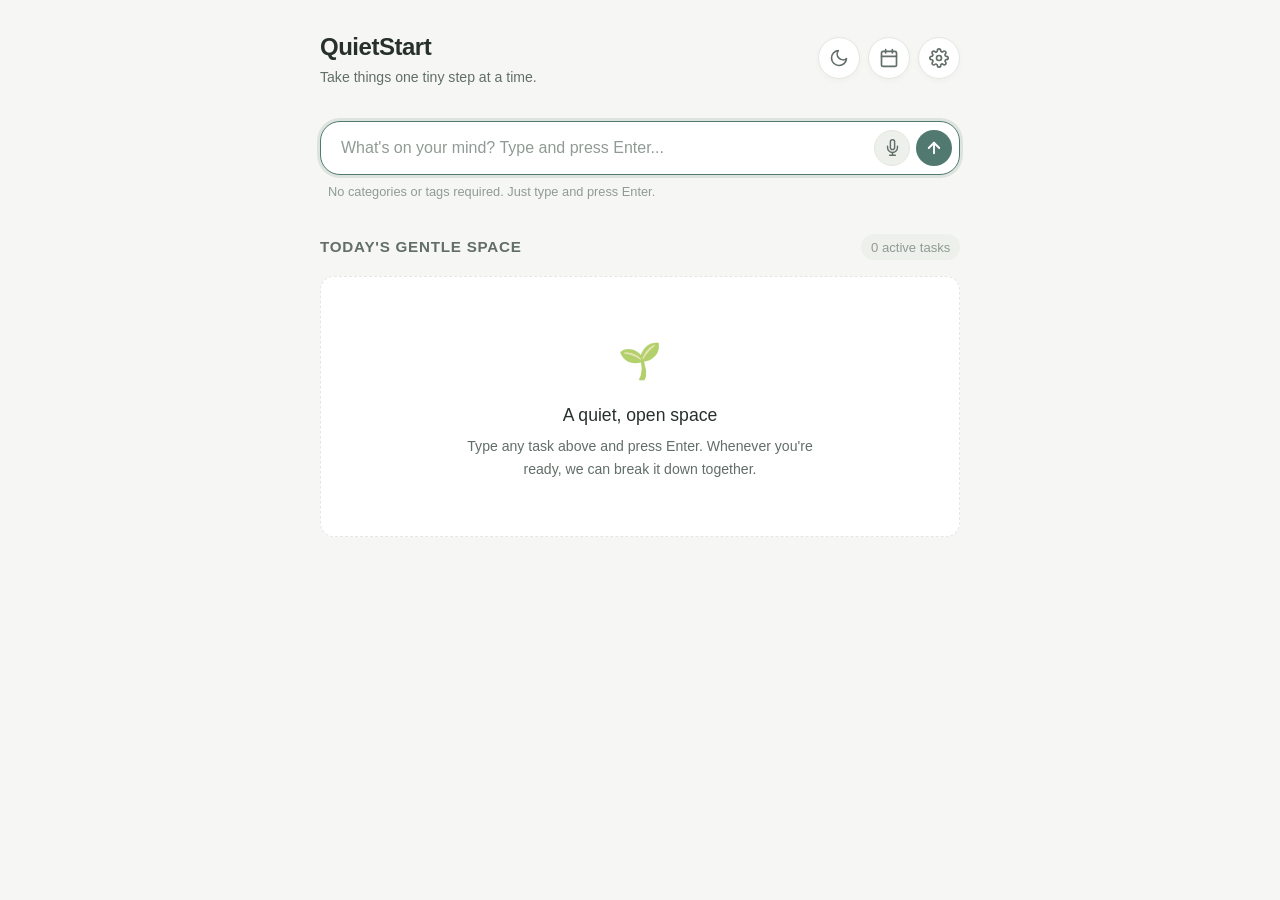
<file: index.html>
<!DOCTYPE html>
<html lang="en">
<head>
  <meta charset="UTF-8">
  <meta name="viewport" content="width=device-width, initial-scale=1.0, maximum-scale=1.0, user-scalable=no">
  <title>QuietStart — Gentle Task & Micro-Step Companion</title>
  <link rel="stylesheet" href="styles.css">
</head>
<body>

  <div class="app-shell">
    <!-- Header -->
    <header class="app-header">
      <div class="brand-wrapper">
        <h1 class="brand-title">QuietStart</h1>
        <p class="brand-tagline">Take things one tiny step at a time.</p>
      </div>
      <div class="header-actions">
        <button id="theme-toggle-btn" class="icon-btn" aria-label="Toggle Dark/Light Mode" title="Toggle Theme">
          <!-- Moon Icon (swaps dynamically with Sun) -->
          <svg id="theme-icon" width="20" height="20" viewBox="0 0 24 24" fill="none" stroke="currentColor" stroke-width="2" stroke-linecap="round" stroke-linejoin="round">
            <path d="M21 12.79A9 9 0 1 1 11.21 3 7 7 0 0 0 21 12.79z"></path>
          </svg>
        </button>
        <button id="calendar-btn" class="icon-btn" aria-label="Open Calendar & Repeat Past Days" title="Calendar & Repeat Days">
          <!-- Calm Calendar Icon -->
          <svg width="20" height="20" viewBox="0 0 24 24" fill="none" stroke="currentColor" stroke-width="2" stroke-linecap="round" stroke-linejoin="round">
            <rect x="3" y="4" width="18" height="18" rx="2" ry="2"></rect>
            <line x1="16" y1="2" x2="16" y2="6"></line>
            <line x1="8" y1="2" x2="8" y2="6"></line>
            <line x1="3" y1="10" x2="21" y2="10"></line>
          </svg>
        </button>
        <button id="settings-btn" class="icon-btn" aria-label="Open Settings" title="Settings">
          <!-- Calm Gear Icon -->
          <svg width="20" height="20" viewBox="0 0 24 24" fill="none" stroke="currentColor" stroke-width="2" stroke-linecap="round" stroke-linejoin="round">
            <circle cx="12" cy="12" r="3"></circle>
            <path d="M19.4 15a1.65 1.65 0 0 0 .33 1.82l.06.06a2 2 0 0 1 0 2.83 2 2 0 0 1-2.83 0l-.06-.06a1.65 1.65 0 0 0-1.82-.33 1.65 1.65 0 0 0-1 1.51V21a2 2 0 0 1-2 2 2 2 0 0 1-2-2v-.09A1.65 1.65 0 0 0 9 19.4a1.65 1.65 0 0 0-1.82.33l-.06.06a2 2 0 0 1-2.83 0 2 2 0 0 1 0-2.83l.06-.06a1.65 1.65 0 0 0 .33-1.82 1.65 1.65 0 0 0-1.51-1H3a2 2 0 0 1-2-2 2 2 0 0 1 2-2h.09A1.65 1.65 0 0 0 4.6 9a1.65 1.65 0 0 0-.33-1.82l-.06-.06a2 2 0 0 1 0-2.83 2 2 0 0 1 2.83 0l.06.06a1.65 1.65 0 0 0 1.82.33H9a1.65 1.65 0 0 0 1-1.51V3a2 2 0 0 1 2-2 2 2 0 0 1 2 2v.09a1.65 1.65 0 0 0 1 1.51 1.65 1.65 0 0 0 1.82-.33l.06-.06a2 2 0 0 1 2.83 0 2 2 0 0 1 0 2.83l-.06.06a1.65 1.65 0 0 0-.33 1.82V9a1.65 1.65 0 0 0 1.51 1H21a2 2 0 0 1 2 2 2 2 0 0 1-2 2h-.09a1.65 1.65 0 0 0-1.51 1z"></path>
          </svg>
        </button>
      </div>
    </header>

    <!-- Quick Add Feature: Zero Friction (Type and press Enter) -->
    <section class="quick-add-section" aria-label="Quick Add Task">
      <form id="quick-add-form" class="quick-add-form">
        <input 
          type="text" 
          id="quick-add-input" 
          class="quick-add-input" 
          placeholder="What's on your mind? Type and press Enter..." 
          autocomplete="off"
          autofocus
        />
        <div class="quick-add-controls">
          <button type="button" id="voice-input-btn" class="quick-add-voice-btn" aria-label="Voice Input (Speech-to-Text)" title="Click to speak your task">
            <!-- Microphone Icon -->
            <svg width="17" height="17" viewBox="0 0 24 24" fill="none" stroke="currentColor" stroke-width="2" stroke-linecap="round" stroke-linejoin="round">
              <path d="M12 1a3 3 0 0 0-3 3v8a3 3 0 0 0 6 0V4a3 3 0 0 0-3-3z"></path>
              <path d="M19 10v2a7 7 0 0 1-14 0v-2"></path>
              <line x1="12" y1="19" x2="12" y2="23"></line>
              <line x1="8" y1="23" x2="16" y2="23"></line>
            </svg>
          </button>
          <button type="submit" class="quick-add-submit-btn" aria-label="Add Task">
            <!-- Arrow Up Icon -->
            <svg width="18" height="18" viewBox="0 0 24 24" fill="none" stroke="currentColor" stroke-width="2.5" stroke-linecap="round" stroke-linejoin="round">
              <line x1="12" y1="19" x2="12" y2="5"></line>
              <polyline points="5 12 12 5 19 12"></polyline>
            </svg>
          </button>
        </div>
      </form>
      <div class="quick-add-hint">No categories or tags required. Just type and press Enter.</div>
    </section>

    <!-- Active Tasks Section -->
    <main>
      <div class="section-header">
        <h2 class="section-title">Today's Gentle Space</h2>
        <span id="active-task-counter" class="section-counter">0 active tasks</span>
      </div>

      <ul id="task-list-container" class="task-list">
        <!-- Injected dynamically by app.js -->
      </ul>
    </main>
  </div>

  <!-- "Just Start" Zen Mode Overlay -->
  <div id="just-start-overlay" class="just-start-overlay" role="dialog" aria-modal="true" aria-labelledby="zen-step-text">
    <div class="just-start-box">
      <button id="zen-close-btn" class="zen-close-btn" aria-label="Close focus mode">✕</button>

      <!-- Active Step View -->
      <div id="zen-active-view" style="display: flex; flex-direction: column; align-items: center; width: 100%;">
        <span class="zen-badge">Just Start — Single Step Focus</span>
        <div id="zen-shield-indicator" class="zen-shield-indicator" title="QuietStart will kindly check in if you drift away">
          🛡️ Anti-drift check active
        </div>
        <div id="zen-counter" class="zen-step-counter">Step 1 of 5</div>
        <div id="zen-step-text" class="zen-step-text">Open your document...</div>

        <!-- Unstick: De-escalate to ultra-tiny micro-actions -->
        <button id="zen-btn-unstick" class="zen-unstick-btn" title="Break this step into 2 even gentler pieces">
          🤏 Too hard? Make it even smaller
        </button>

        <!-- 5-Minute Gentle Timer -->
        <div class="zen-timer-wrap">
          <div id="zen-clock" class="zen-timer-clock">05:00</div>
          <div class="zen-timer-controls">
            <button id="zen-timer-toggle" class="timer-sub-btn">Start</button>
            <button id="zen-timer-reset" class="timer-sub-btn">Reset (5m)</button>
          </div>
        </div>

        <!-- Ambient Focus Audio (Web Audio API Synthesizer) -->
        <div class="zen-sound-wrap">
          <span class="zen-sound-label">🎧 Focus Audio:</span>
          <div class="zen-sound-chips">
            <button type="button" class="sound-chip active" data-sound="off">Off</button>
            <button type="button" class="sound-chip" data-sound="brown">Brown Noise</button>
            <button type="button" class="sound-chip" data-sound="rain">Soft Rain</button>
          </div>
        </div>

        <!-- Actions -->
        <div class="zen-actions">
          <button id="zen-btn-skip" class="btn-skip">Skip for now</button>
          <button id="zen-btn-done" class="btn-done">Done ✓</button>
        </div>
      </div>

      <!-- Completion Celebration View -->
      <div id="zen-complete-view" class="zen-complete-view">
        <div class="zen-complete-icon">🌿</div>
        <h3 class="zen-complete-title">You showed up and started!</h3>
        <p class="zen-complete-sub">Every small step is real progress. You can stop here or keep going whenever you are ready.</p>
        <button id="zen-finish-back-btn" class="btn-primary">Return to Tasks</button>
      </div>
    </div>
  </div>

  <!-- Settings Modal Dialog -->
  <div id="settings-modal" class="modal-overlay" role="dialog" aria-modal="true" aria-labelledby="settings-modal-title">
    <div class="modal-box">
      <div class="modal-header">
        <h2 id="settings-modal-title" class="modal-title">Settings & Preferences</h2>
        <button id="settings-close-btn" class="modal-close-btn" aria-label="Close settings">✕</button>
      </div>

      <!-- LLM Configuration -->
      <div class="setting-group">
        <label for="setting-provider" class="setting-label">AI Breakdown Provider</label>
        <p class="setting-description">Select which LLM to use when breaking tasks down. If empty, the app seamlessly uses built-in smart templates.</p>
        <select id="setting-provider" class="setting-select">
          <option value="openai">OpenAI / OpenAI-Compatible (Default)</option>
          <option value="gemini">Google Gemini</option>
        </select>
      </div>

      <div class="setting-group">
        <label for="setting-api-key" class="setting-label">API Key (Optional)</label>
        <input 
          type="password" 
          id="setting-api-key" 
          class="setting-input" 
          placeholder="e.g. sk-... or AIzaSy..." 
          autocomplete="off"
        />
        <div class="privacy-callout">
          🔒 <strong>Privacy Assurance:</strong> Your API key is stored <em>only</em> in your local browser (<code>localStorage</code>). It is never sent to any developer server or saved in the code.
        </div>
      </div>

      <div class="setting-group">
        <label for="setting-model" class="setting-label">Model Name</label>
        <input 
          type="text" 
          id="setting-model" 
          class="setting-input" 
          placeholder="e.g. gpt-4o-mini or gemini-1.5-flash"
        />
      </div>

      <div class="setting-group">
        <label for="setting-endpoint" class="setting-label">Custom API Endpoint (Optional)</label>
        <p class="setting-description">Useful for local models (e.g. Ollama/LocalAI) or custom API proxies.</p>
        <input 
          type="text" 
          id="setting-endpoint" 
          class="setting-input" 
          placeholder="e.g. http://localhost:11434/v1/chat/completions"
        />
      </div>

      <!-- Gentle Reminders Configuration -->
      <div class="setting-group">
        <label class="setting-label">Scheduled Gentle Reminders</label>
        <p class="setting-description">Kind, pressure-free browser notifications to remind you to take a breath and try one small step.</p>
        <label style="display: flex; align-items: center; gap: 0.5rem; cursor: pointer; margin-bottom: 0.5rem;">
          <input type="checkbox" id="setting-reminders-toggle" style="width: 18px; height: 18px; accent-color: var(--accent-sage);">
          <span>Enable Scheduled Reminders</span>
        </label>
        
        <label for="setting-reminder-times" class="setting-label" style="margin-top: 0.65rem;">Scheduled Times (24h format, comma separated)</label>
        <input 
          type="text" 
          id="setting-reminder-times" 
          class="setting-input" 
          placeholder="09:30, 14:30, 19:30"
        />
      </div>

      <!-- Sudden Reminders & Anti-Doomscroll Shield -->
      <div class="setting-group">
        <label class="setting-label">⚡ Sudden Reminders & Anti-Doomscroll Shield</label>
        <p class="setting-description">Catches you kindly when you drift into social media or get stuck in a doomscrolling rabbit hole. Zero guilt—just a soft anchor back to reality.</p>
        
        <label style="display: flex; align-items: center; gap: 0.5rem; cursor: pointer; margin-bottom: 0.65rem;">
          <input type="checkbox" id="setting-doomscroll-toggle" style="width: 18px; height: 18px; accent-color: var(--accent-sage);">
          <span>Enable Anti-Doomscroll Drift Detection</span>
        </label>

        <div id="doomscroll-options" style="margin-left: 1.5rem; display: flex; flex-direction: column; gap: 0.65rem;">
          <div>
            <label for="setting-drift-minutes" class="setting-label" style="font-size: 0.82rem;">Tab Drift Alert (If you leave this tab for):</label>
            <select id="setting-drift-minutes" class="setting-select" style="margin-bottom: 0.25rem;">
              <option value="3">3 minutes (Recommended for quick rabbit holes)</option>
              <option value="5">5 minutes</option>
              <option value="10">10 minutes</option>
            </select>
          </div>

          <label style="display: flex; align-items: center; gap: 0.5rem; cursor: pointer; font-size: 0.85rem;">
            <input type="checkbox" id="setting-random-nudge-toggle" style="width: 16px; height: 16px; accent-color: var(--accent-sage);">
            <span>Send sudden surprise grounding check-ins (every 8–15 mins)</span>
          </label>
        </div>
      </div>

      <div class="modal-footer">
        <button id="settings-cancel-btn" class="btn-secondary">Cancel</button>
        <button id="settings-save-btn" class="btn-primary">Save Settings</button>
      </div>
    </div>
  </div>

  <!-- Calendar & Repeat Days Modal Dialog -->
  <div id="calendar-modal" class="modal-overlay" role="dialog" aria-modal="true" aria-labelledby="calendar-modal-title">
    <div class="modal-box calendar-modal-box">
      <div class="modal-header">
        <div>
          <h2 id="calendar-modal-title" class="modal-title">Gentle Calendar & Repeat</h2>
          <p class="setting-description" style="margin-bottom: 0;">Look back at your quiet wins, or repeat any past day with one click.</p>
        </div>
        <button id="calendar-close-btn" class="modal-close-btn" aria-label="Close calendar">✕</button>
      </div>

      <!-- Month Navigation -->
      <div class="cal-nav">
        <button id="cal-prev-btn" class="icon-btn cal-nav-btn" aria-label="Previous Month">‹</button>
        <span id="cal-month-title" class="cal-month-title">October 2026</span>
        <button id="cal-next-btn" class="icon-btn cal-nav-btn" aria-label="Next Month">›</button>
        <button id="cal-today-btn" class="action-pill-btn" style="margin-left: auto;">Go to Today</button>
      </div>

      <!-- Weekday Headers -->
      <div class="cal-weekdays">
        <div>Su</div><div>Mo</div><div>Tu</div><div>We</div><div>Th</div><div>Fr</div><div>Sa</div>
      </div>

      <!-- Day Cells Grid -->
      <div id="cal-grid" class="cal-grid">
        <!-- Rendered dynamically by app.js -->
      </div>

      <!-- Selected Day Details & Repeat Action -->
      <div class="cal-selected-day-card">
        <div class="cal-selected-header">
          <div>
            <h3 id="cal-selected-date-title" class="cal-selected-title">Tuesday, October 27</h3>
            <span id="cal-selected-count" class="cal-selected-meta">0 tasks</span>
          </div>
          <button id="cal-repeat-day-btn" class="action-pill-btn primary" style="display: none;">
            🔁 Repeat This Entire Day
          </button>
        </div>

        <div id="cal-selected-tasks-list" class="cal-tasks-list">
          <!-- Populated by app.js -->
        </div>
      </div>
    </div>
  </div>

  <!-- Floating Toast Notifications Container -->
  <div id="toast-container" class="toast-container" aria-live="polite"></div>

  <!-- JavaScript Modules -->
  <script src="breakdown.js"></script>
  <script src="app.js"></script>
</body>
</html>
</file>
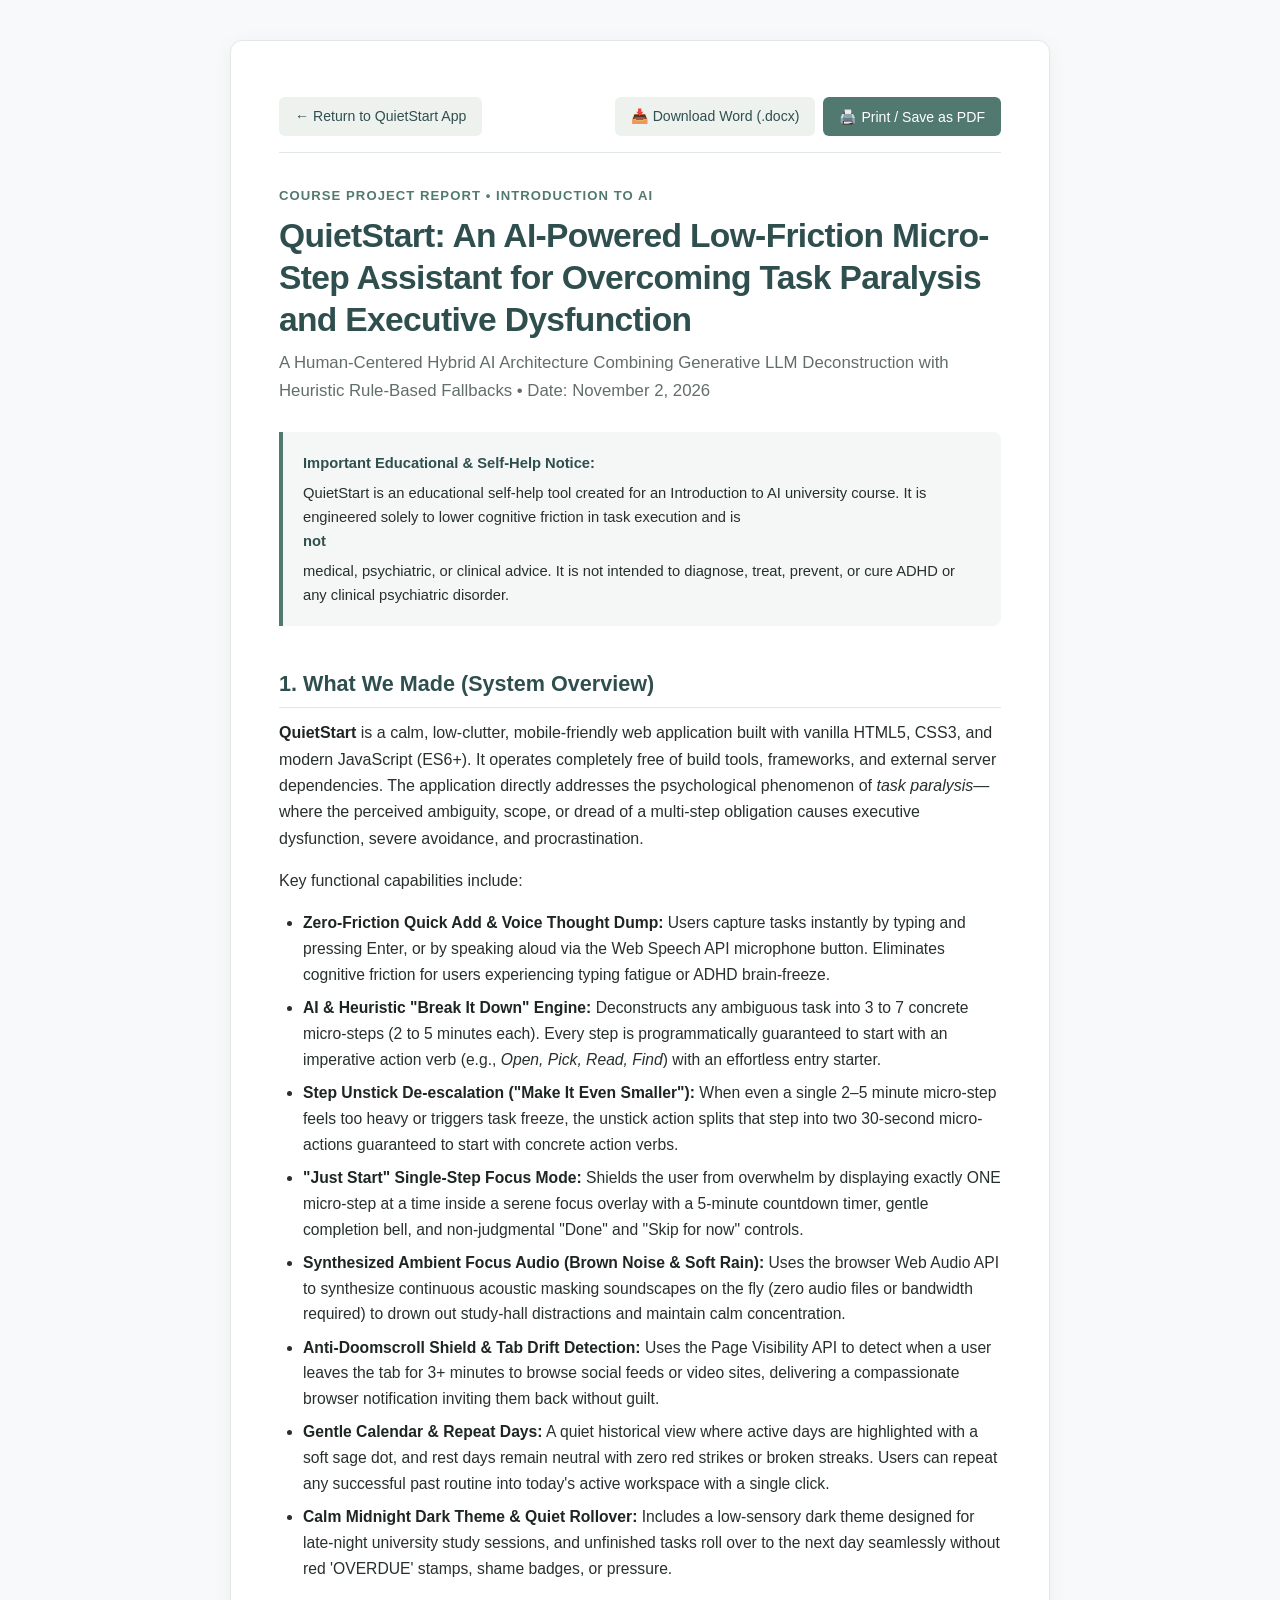
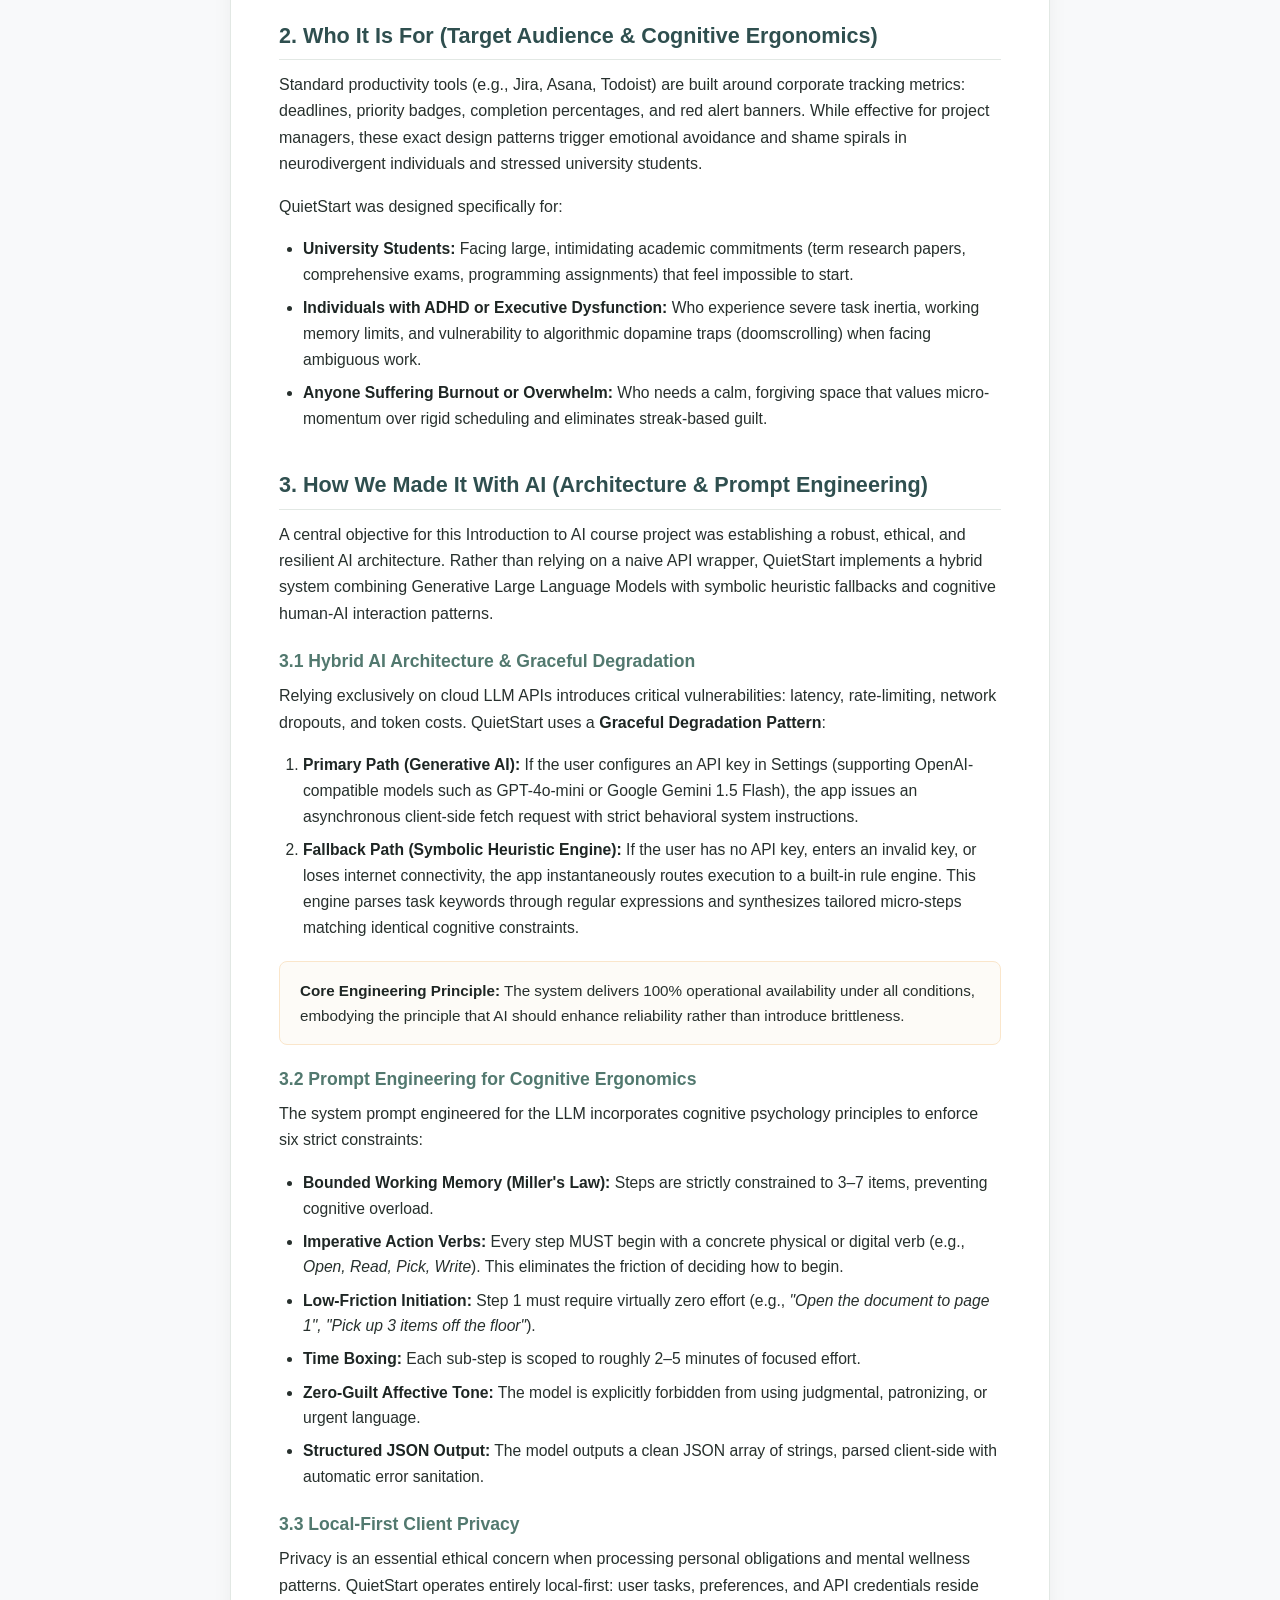
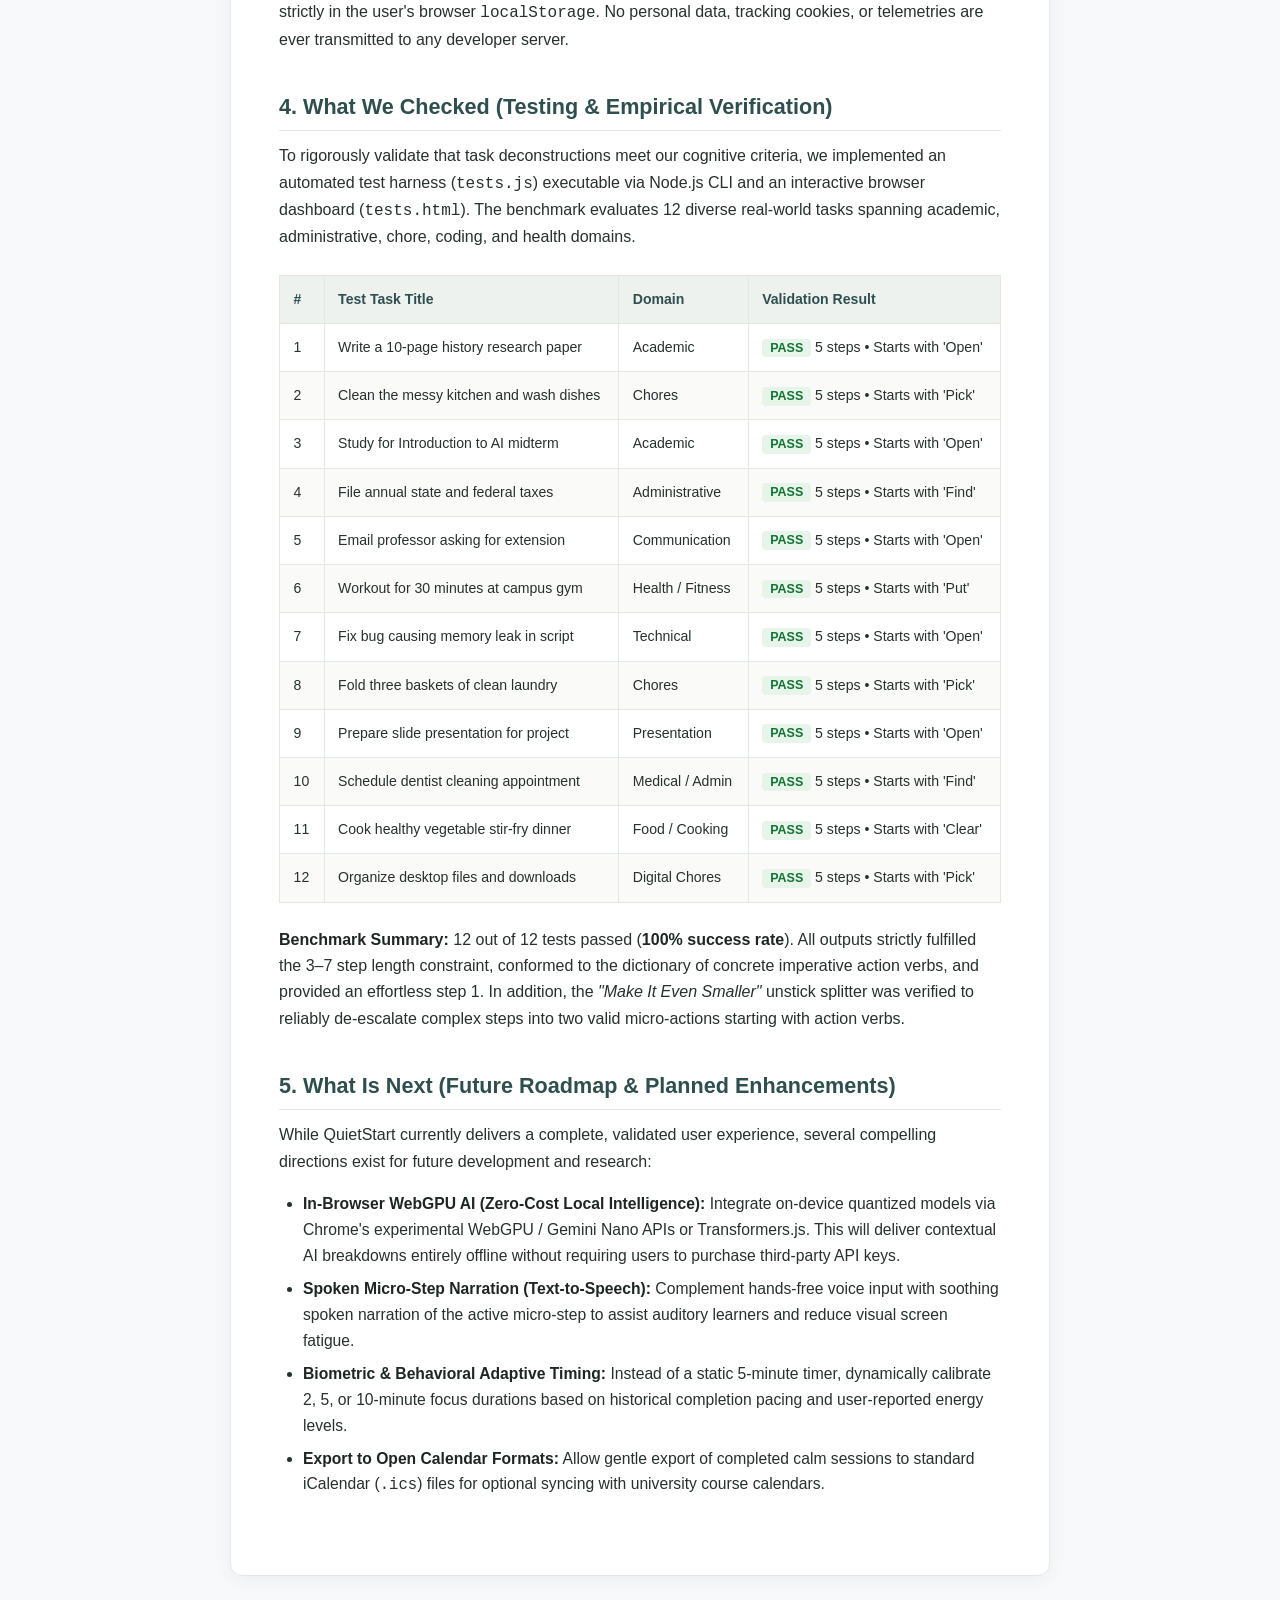
<file: report.html>
<!DOCTYPE html>
<html lang="en">
<head>
  <meta charset="UTF-8">
  <meta name="viewport" content="width=device-width, initial-scale=1.0">
  <title>QuietStart — Course Project Report (Introduction to AI)</title>
  <style>
    :root {
      --bg: #f8f9fa;
      --surface: #ffffff;
      --text: #27302d;
      --muted: #626e68;
      --border: #e2e8e4;
      --sage-dark: #2f4f4f;
      --sage-main: #52796f;
      --sage-subtle: #edf2ee;
      --warm-accent: #d4a373;
    }

    * { box-sizing: border-box; margin: 0; padding: 0; }

    body {
      font-family: -apple-system, BlinkMacSystemFont, "Segoe UI", Roboto, "Helvetica Neue", Arial, sans-serif;
      background: var(--bg);
      color: var(--text);
      line-height: 1.65;
      padding: 2.5rem 1rem 5rem 1rem;
    }

    .report-container {
      max-width: 820px;
      margin: 0 auto;
      background: var(--surface);
      padding: 3.5rem 3rem;
      border-radius: 12px;
      box-shadow: 0 4px 20px rgba(0, 0, 0, 0.05);
      border: 1px solid var(--border);
    }

    .toolbar {
      display: flex;
      justify-content: space-between;
      align-items: center;
      margin-bottom: 2rem;
      padding-bottom: 1rem;
      border-bottom: 1px solid var(--border);
    }

    .toolbar a, .toolbar button {
      background: var(--sage-main);
      color: #fff;
      border: none;
      padding: 0.5rem 1rem;
      border-radius: 6px;
      font-size: 0.88rem;
      font-weight: 500;
      cursor: pointer;
      text-decoration: none;
      display: inline-flex;
      align-items: center;
      gap: 0.4rem;
      transition: background 0.2s;
    }

    .toolbar a:hover, .toolbar button:hover {
      background: var(--sage-dark);
    }

    .toolbar .secondary-link {
      background: var(--sage-subtle);
      color: var(--sage-dark);
    }

    .toolbar .secondary-link:hover {
      background: #d8e2dc;
    }

    .doc-meta {
      font-size: 0.82rem;
      font-weight: 700;
      letter-spacing: 0.08em;
      text-transform: uppercase;
      color: var(--sage-main);
      margin-bottom: 0.5rem;
    }

    h1 {
      font-size: 2.1rem;
      font-weight: 700;
      color: var(--sage-dark);
      line-height: 1.25;
      margin-bottom: 0.5rem;
      letter-spacing: -0.02em;
    }

    .doc-sub {
      font-size: 1.05rem;
      color: var(--muted);
      margin-bottom: 1.75rem;
    }

    .disclaimer-card {
      background: #f4f7f5;
      border-left: 4px solid var(--sage-main);
      padding: 1.15rem 1.25rem;
      border-radius: 0 8px 8px 0;
      margin-bottom: 2.5rem;
      font-size: 0.92rem;
    }

    .disclaimer-card strong {
      color: var(--sage-dark);
      display: block;
      margin-bottom: 0.35rem;
    }

    h2 {
      font-size: 1.35rem;
      font-weight: 700;
      color: var(--sage-dark);
      margin-top: 2.25rem;
      margin-bottom: 0.75rem;
      padding-bottom: 0.35rem;
      border-bottom: 1px solid var(--border);
    }

    h3 {
      font-size: 1.1rem;
      font-weight: 600;
      color: var(--sage-main);
      margin-top: 1.25rem;
      margin-bottom: 0.45rem;
    }

    p {
      margin-bottom: 1rem;
      font-size: 1rem;
    }

    ul, ol {
      margin-bottom: 1.25rem;
      padding-left: 1.5rem;
    }

    li {
      margin-bottom: 0.45rem;
      font-size: 0.98rem;
    }

    strong {
      color: #1e2624;
    }

    .data-table {
      width: 100%;
      border-collapse: collapse;
      margin: 1.5rem 0;
      font-size: 0.88rem;
    }

    .data-table th, .data-table td {
      padding: 0.75rem 0.85rem;
      border: 1px solid var(--border);
      text-align: left;
    }

    .data-table th {
      background: var(--sage-subtle);
      color: var(--sage-dark);
      font-weight: 600;
    }

    .data-table tr:nth-child(even) {
      background: #fafbf9;
    }

    .badge-pass {
      background: #e6f4ea;
      color: #137333;
      font-weight: 600;
      padding: 0.15rem 0.5rem;
      border-radius: 4px;
      font-size: 0.78rem;
    }

    .callout {
      background: #fdfbf7;
      border: 1px solid #fae6cb;
      border-radius: 8px;
      padding: 1rem 1.25rem;
      margin: 1.25rem 0;
      font-size: 0.95rem;
    }

    @media print {
      body { background: #fff; padding: 0; }
      .report-container { box-shadow: none; border: none; padding: 0; }
      .toolbar { display: none; }
      h2 { page-break-after: avoid; }
      .data-table { page-break-inside: avoid; }
    }
  </style>
</head>
<body>

  <div class="report-container">
    <div class="toolbar">
      <a href="index.html" class="secondary-link">← Return to QuietStart App</a>
      <div style="display: flex; gap: 0.5rem;">
        <a href="QuietStart_AI_Course_Report.docx" class="secondary-link" download>📥 Download Word (.docx)</a>
        <button onclick="window.print()">🖨️ Print / Save as PDF</button>
      </div>
    </div>

    <div class="doc-meta">Course Project Report • Introduction to AI</div>
    <h1>QuietStart: An AI-Powered Low-Friction Micro-Step Assistant for Overcoming Task Paralysis and Executive Dysfunction</h1>
    <div class="doc-sub">A Human-Centered Hybrid AI Architecture Combining Generative LLM Deconstruction with Heuristic Rule-Based Fallbacks • Date: November 2, 2026</div>

    <div class="disclaimer-card">
      <strong>Important Educational & Self-Help Notice:</strong>
      QuietStart is an educational self-help tool created for an Introduction to AI university course. It is engineered solely to lower cognitive friction in task execution and is <strong>not</strong> medical, psychiatric, or clinical advice. It is not intended to diagnose, treat, prevent, or cure ADHD or any clinical psychiatric disorder.
    </div>

    <h2>1. What We Made (System Overview)</h2>
    <p>
      <strong>QuietStart</strong> is a calm, low-clutter, mobile-friendly web application built with vanilla HTML5, CSS3, and modern JavaScript (ES6+). It operates completely free of build tools, frameworks, and external server dependencies. The application directly addresses the psychological phenomenon of <em>task paralysis</em>—where the perceived ambiguity, scope, or dread of a multi-step obligation causes executive dysfunction, severe avoidance, and procrastination.
    </p>
    <p>Key functional capabilities include:</p>
    <ul>
      <li><strong>Zero-Friction Quick Add & Voice Thought Dump:</strong> Users capture tasks instantly by typing and pressing Enter, or by speaking aloud via the Web Speech API microphone button. Eliminates cognitive friction for users experiencing typing fatigue or ADHD brain-freeze.</li>
      <li><strong>AI & Heuristic "Break It Down" Engine:</strong> Deconstructs any ambiguous task into 3 to 7 concrete micro-steps (2 to 5 minutes each). Every step is programmatically guaranteed to start with an imperative action verb (e.g., <em>Open, Pick, Read, Find</em>) with an effortless entry starter.</li>
      <li><strong>Step Unstick De-escalation ("Make It Even Smaller"):</strong> When even a single 2–5 minute micro-step feels too heavy or triggers task freeze, the unstick action splits that step into two 30-second micro-actions guaranteed to start with concrete action verbs.</li>
      <li><strong>"Just Start" Single-Step Focus Mode:</strong> Shields the user from overwhelm by displaying exactly ONE micro-step at a time inside a serene focus overlay with a 5-minute countdown timer, gentle completion bell, and non-judgmental "Done" and "Skip for now" controls.</li>
      <li><strong>Synthesized Ambient Focus Audio (Brown Noise & Soft Rain):</strong> Uses the browser Web Audio API to synthesize continuous acoustic masking soundscapes on the fly (zero audio files or bandwidth required) to drown out study-hall distractions and maintain calm concentration.</li>
      <li><strong>Anti-Doomscroll Shield & Tab Drift Detection:</strong> Uses the Page Visibility API to detect when a user leaves the tab for 3+ minutes to browse social feeds or video sites, delivering a compassionate browser notification inviting them back without guilt.</li>
      <li><strong>Gentle Calendar & Repeat Days:</strong> A quiet historical view where active days are highlighted with a soft sage dot, and rest days remain neutral with zero red strikes or broken streaks. Users can repeat any successful past routine into today's active workspace with a single click.</li>
      <li><strong>Calm Midnight Dark Theme & Quiet Rollover:</strong> Includes a low-sensory dark theme designed for late-night university study sessions, and unfinished tasks roll over to the next day seamlessly without red 'OVERDUE' stamps, shame badges, or pressure.</li>
    </ul>

    <h2>2. Who It Is For (Target Audience & Cognitive Ergonomics)</h2>
    <p>
      Standard productivity tools (e.g., Jira, Asana, Todoist) are built around corporate tracking metrics: deadlines, priority badges, completion percentages, and red alert banners. While effective for project managers, these exact design patterns trigger emotional avoidance and shame spirals in neurodivergent individuals and stressed university students.
    </p>
    <p>QuietStart was designed specifically for:</p>
    <ul>
      <li><strong>University Students:</strong> Facing large, intimidating academic commitments (term research papers, comprehensive exams, programming assignments) that feel impossible to start.</li>
      <li><strong>Individuals with ADHD or Executive Dysfunction:</strong> Who experience severe task inertia, working memory limits, and vulnerability to algorithmic dopamine traps (doomscrolling) when facing ambiguous work.</li>
      <li><strong>Anyone Suffering Burnout or Overwhelm:</strong> Who needs a calm, forgiving space that values micro-momentum over rigid scheduling and eliminates streak-based guilt.</li>
    </ul>

    <h2>3. How We Made It With AI (Architecture & Prompt Engineering)</h2>
    <p>
      A central objective for this Introduction to AI course project was establishing a robust, ethical, and resilient AI architecture. Rather than relying on a naive API wrapper, QuietStart implements a hybrid system combining Generative Large Language Models with symbolic heuristic fallbacks and cognitive human-AI interaction patterns.
    </p>

    <h3>3.1 Hybrid AI Architecture & Graceful Degradation</h3>
    <p>
      Relying exclusively on cloud LLM APIs introduces critical vulnerabilities: latency, rate-limiting, network dropouts, and token costs. QuietStart uses a <strong>Graceful Degradation Pattern</strong>:
    </p>
    <ol>
      <li><strong>Primary Path (Generative AI):</strong> If the user configures an API key in Settings (supporting OpenAI-compatible models such as GPT-4o-mini or Google Gemini 1.5 Flash), the app issues an asynchronous client-side fetch request with strict behavioral system instructions.</li>
      <li><strong>Fallback Path (Symbolic Heuristic Engine):</strong> If the user has no API key, enters an invalid key, or loses internet connectivity, the app instantaneously routes execution to a built-in rule engine. This engine parses task keywords through regular expressions and synthesizes tailored micro-steps matching identical cognitive constraints.</li>
    </ol>
    <div class="callout">
      <strong>Core Engineering Principle:</strong> The system delivers 100% operational availability under all conditions, embodying the principle that AI should enhance reliability rather than introduce brittleness.
    </div>

    <h3>3.2 Prompt Engineering for Cognitive Ergonomics</h3>
    <p>The system prompt engineered for the LLM incorporates cognitive psychology principles to enforce six strict constraints:</p>
    <ul>
      <li><strong>Bounded Working Memory (Miller's Law):</strong> Steps are strictly constrained to 3–7 items, preventing cognitive overload.</li>
      <li><strong>Imperative Action Verbs:</strong> Every step MUST begin with a concrete physical or digital verb (e.g., <em>Open, Read, Pick, Write</em>). This eliminates the friction of deciding how to begin.</li>
      <li><strong>Low-Friction Initiation:</strong> Step 1 must require virtually zero effort (e.g., <em>"Open the document to page 1", "Pick up 3 items off the floor"</em>).</li>
      <li><strong>Time Boxing:</strong> Each sub-step is scoped to roughly 2–5 minutes of focused effort.</li>
      <li><strong>Zero-Guilt Affective Tone:</strong> The model is explicitly forbidden from using judgmental, patronizing, or urgent language.</li>
      <li><strong>Structured JSON Output:</strong> The model outputs a clean JSON array of strings, parsed client-side with automatic error sanitation.</li>
    </ul>

    <h3>3.3 Local-First Client Privacy</h3>
    <p>
      Privacy is an essential ethical concern when processing personal obligations and mental wellness patterns. QuietStart operates entirely local-first: user tasks, preferences, and API credentials reside strictly in the user's browser <code>localStorage</code>. No personal data, tracking cookies, or telemetries are ever transmitted to any developer server.
    </p>

    <h2>4. What We Checked (Testing & Empirical Verification)</h2>
    <p>
      To rigorously validate that task deconstructions meet our cognitive criteria, we implemented an automated test harness (<code>tests.js</code>) executable via Node.js CLI and an interactive browser dashboard (<code>tests.html</code>). The benchmark evaluates 12 diverse real-world tasks spanning academic, administrative, chore, coding, and health domains.
    </p>

    <table class="data-table">
      <thead>
        <tr>
          <th>#</th>
          <th>Test Task Title</th>
          <th>Domain</th>
          <th>Validation Result</th>
        </tr>
      </thead>
      <tbody>
        <tr><td>1</td><td>Write a 10-page history research paper</td><td>Academic</td><td><span class="badge-pass">PASS</span> 5 steps • Starts with 'Open'</td></tr>
        <tr><td>2</td><td>Clean the messy kitchen and wash dishes</td><td>Chores</td><td><span class="badge-pass">PASS</span> 5 steps • Starts with 'Pick'</td></tr>
        <tr><td>3</td><td>Study for Introduction to AI midterm</td><td>Academic</td><td><span class="badge-pass">PASS</span> 5 steps • Starts with 'Open'</td></tr>
        <tr><td>4</td><td>File annual state and federal taxes</td><td>Administrative</td><td><span class="badge-pass">PASS</span> 5 steps • Starts with 'Find'</td></tr>
        <tr><td>5</td><td>Email professor asking for extension</td><td>Communication</td><td><span class="badge-pass">PASS</span> 5 steps • Starts with 'Open'</td></tr>
        <tr><td>6</td><td>Workout for 30 minutes at campus gym</td><td>Health / Fitness</td><td><span class="badge-pass">PASS</span> 5 steps • Starts with 'Put'</td></tr>
        <tr><td>7</td><td>Fix bug causing memory leak in script</td><td>Technical</td><td><span class="badge-pass">PASS</span> 5 steps • Starts with 'Open'</td></tr>
        <tr><td>8</td><td>Fold three baskets of clean laundry</td><td>Chores</td><td><span class="badge-pass">PASS</span> 5 steps • Starts with 'Pick'</td></tr>
        <tr><td>9</td><td>Prepare slide presentation for project</td><td>Presentation</td><td><span class="badge-pass">PASS</span> 5 steps • Starts with 'Open'</td></tr>
        <tr><td>10</td><td>Schedule dentist cleaning appointment</td><td>Medical / Admin</td><td><span class="badge-pass">PASS</span> 5 steps • Starts with 'Find'</td></tr>
        <tr><td>11</td><td>Cook healthy vegetable stir-fry dinner</td><td>Food / Cooking</td><td><span class="badge-pass">PASS</span> 5 steps • Starts with 'Clear'</td></tr>
        <tr><td>12</td><td>Organize desktop files and downloads</td><td>Digital Chores</td><td><span class="badge-pass">PASS</span> 5 steps • Starts with 'Pick'</td></tr>
      </tbody>
    </table>

    <p>
      <strong>Benchmark Summary:</strong> 12 out of 12 tests passed (<strong>100% success rate</strong>). All outputs strictly fulfilled the 3–7 step length constraint, conformed to the dictionary of concrete imperative action verbs, and provided an effortless step 1. In addition, the <em>"Make It Even Smaller"</em> unstick splitter was verified to reliably de-escalate complex steps into two valid micro-actions starting with action verbs.
    </p>

    <h2>5. What Is Next (Future Roadmap & Planned Enhancements)</h2>
    <p>While QuietStart currently delivers a complete, validated user experience, several compelling directions exist for future development and research:</p>
    <ul>
      <li><strong>In-Browser WebGPU AI (Zero-Cost Local Intelligence):</strong> Integrate on-device quantized models via Chrome's experimental WebGPU / Gemini Nano APIs or Transformers.js. This will deliver contextual AI breakdowns entirely offline without requiring users to purchase third-party API keys.</li>
      <li><strong>Spoken Micro-Step Narration (Text-to-Speech):</strong> Complement hands-free voice input with soothing spoken narration of the active micro-step to assist auditory learners and reduce visual screen fatigue.</li>
      <li><strong>Biometric & Behavioral Adaptive Timing:</strong> Instead of a static 5-minute timer, dynamically calibrate 2, 5, or 10-minute focus durations based on historical completion pacing and user-reported energy levels.</li>
      <li><strong>Export to Open Calendar Formats:</strong> Allow gentle export of completed calm sessions to standard iCalendar (<code>.ics</code>) files for optional syncing with university course calendars.</li>
    </ul>
  </div>

</body>
</html>
</file>
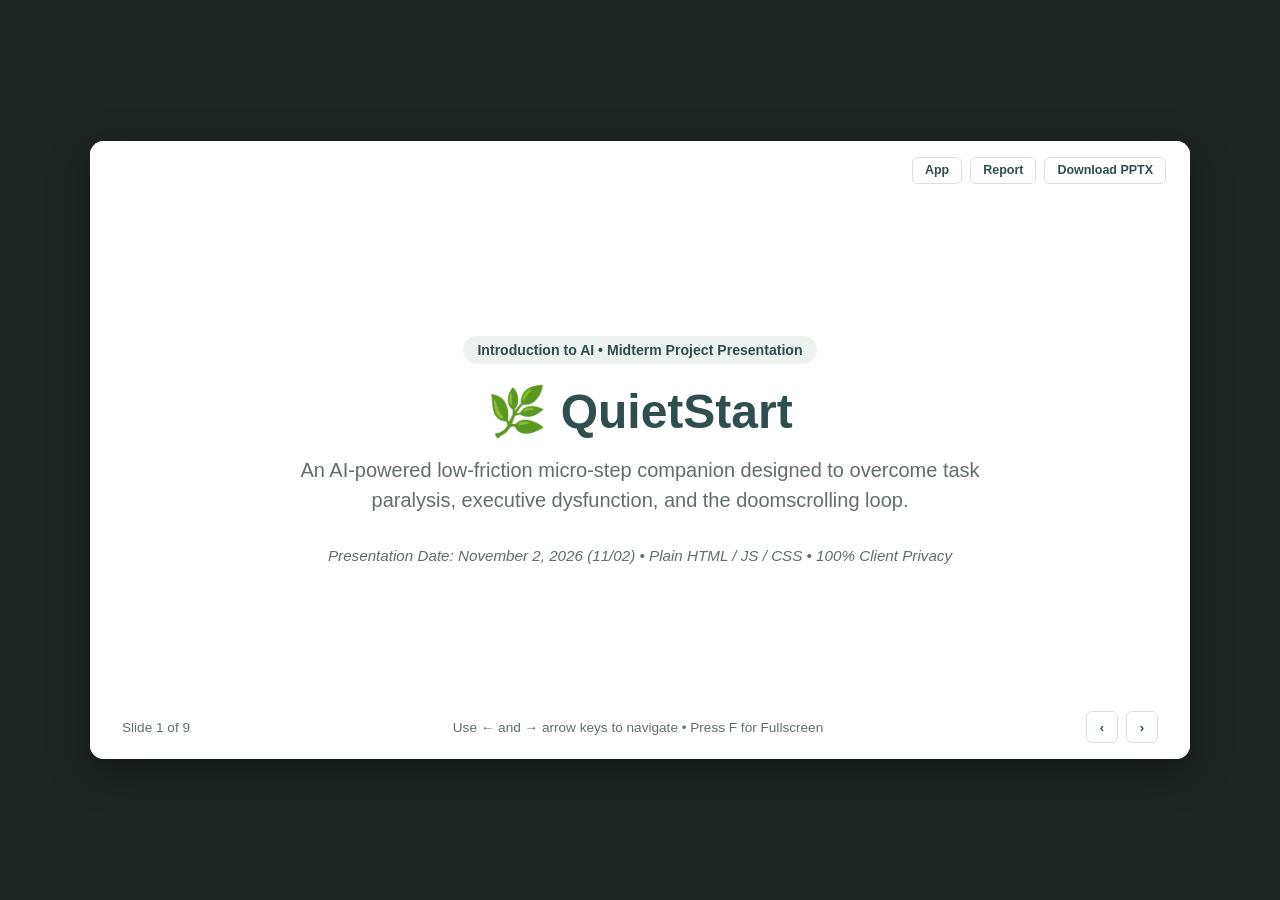
<file: slides.html>
<!DOCTYPE html>
<html lang="en">
<head>
  <meta charset="UTF-8">
  <meta name="viewport" content="width=device-width, initial-scale=1.0">
  <title>QuietStart — Class Presentation (11/02)</title>
  <style>
    :root {
      --bg: #f6f7f4;
      --card-bg: #ffffff;
      --text: #27302d;
      --muted: #626e68;
      --sage-dark: #2f4f4f;
      --sage-main: #52796f;
      --sage-light: #d8e2dc;
      --warm: #d4a373;
    }

    * { box-sizing: border-box; margin: 0; padding: 0; }

    body {
      font-family: -apple-system, BlinkMacSystemFont, "Segoe UI", Roboto, "Helvetica Neue", Arial, sans-serif;
      background: #1e2624;
      color: var(--text);
      display: flex;
      flex-direction: column;
      align-items: center;
      justify-content: center;
      min-height: 100vh;
      overflow: hidden;
    }

    /* Presentation Frame (16:9 Aspect Ratio) */
    .deck-container {
      width: 92vw;
      max-width: 1100px;
      aspect-ratio: 16 / 9;
      background: var(--bg);
      border-radius: 14px;
      box-shadow: 0 12px 40px rgba(0, 0, 0, 0.4);
      position: relative;
      overflow: hidden;
      display: flex;
      flex-direction: column;
    }

    .slide {
      position: absolute;
      inset: 0;
      padding: 3.5rem 4rem;
      display: none;
      flex-direction: column;
      opacity: 0;
      transition: opacity 0.25s ease-in-out;
    }

    .slide.active {
      display: flex;
      opacity: 1;
    }

    .slide-top-bar {
      position: absolute;
      top: 0;
      left: 0;
      right: 0;
      height: 6px;
      background: var(--sage-main);
    }

    .slide-tag {
      font-size: 0.85rem;
      font-weight: 700;
      text-transform: uppercase;
      letter-spacing: 0.08em;
      color: var(--sage-main);
      margin-bottom: 0.5rem;
    }

    .slide-title {
      font-size: 2.2rem;
      font-weight: 700;
      color: var(--sage-dark);
      line-height: 1.2;
      margin-bottom: 0.4rem;
      letter-spacing: -0.02em;
    }

    .slide-subtitle {
      font-size: 1.1rem;
      color: var(--muted);
      margin-bottom: 1.8rem;
    }

    .slide-content {
      flex: 1;
      display: flex;
      flex-direction: column;
      justify-content: center;
    }

    /* Grid Layouts */
    .grid-3 {
      display: grid;
      grid-template-columns: repeat(3, 1fr);
      gap: 1.5rem;
    }

    .grid-2 {
      display: grid;
      grid-template-columns: repeat(2, 1fr);
      gap: 1.5rem;
    }

    .feature-card {
      background: var(--card-bg);
      border: 1px solid var(--sage-light);
      border-radius: 10px;
      padding: 1.4rem;
      box-shadow: 0 4px 12px rgba(0,0,0,0.03);
    }

    .feature-card h3 {
      font-size: 1.15rem;
      color: var(--sage-dark);
      margin-bottom: 0.5rem;
    }

    .feature-card p {
      font-size: 0.95rem;
      color: var(--text);
      line-height: 1.5;
    }

    /* Title Slide Specials */
    .title-slide {
      background: #ffffff;
      align-items: center;
      justify-content: center;
      text-align: center;
      padding: 3rem;
    }

    .title-badge {
      background: #edf2ee;
      color: var(--sage-dark);
      padding: 0.35rem 0.9rem;
      border-radius: 999px;
      font-size: 0.88rem;
      font-weight: 600;
      margin-bottom: 1.25rem;
      display: inline-block;
    }

    .title-slide h1 {
      font-size: 3rem;
      color: var(--sage-dark);
      font-weight: 800;
      line-height: 1.15;
      margin-bottom: 1rem;
    }

    .title-slide p.lead {
      font-size: 1.25rem;
      color: var(--muted);
      max-width: 720px;
      margin: 0 auto 2rem auto;
      line-height: 1.5;
    }

    .title-slide .meta {
      font-size: 0.95rem;
      color: var(--muted);
      font-style: italic;
    }

    /* Metrics Row */
    .metrics-row {
      display: grid;
      grid-template-columns: repeat(4, 1fr);
      gap: 1rem;
      margin-bottom: 1.5rem;
    }

    .metric-card {
      background: var(--card-bg);
      border: 1px solid var(--sage-light);
      border-radius: 8px;
      padding: 1rem;
      text-align: center;
    }

    .metric-val {
      font-size: 1.8rem;
      font-weight: 700;
      color: var(--sage-main);
    }

    .metric-lbl {
      font-size: 0.78rem;
      color: var(--muted);
      margin-top: 0.2rem;
    }

    /* Bottom Nav Bar */
    .deck-nav {
      position: absolute;
      bottom: 1rem;
      left: 2rem;
      right: 2rem;
      display: flex;
      justify-content: space-between;
      align-items: center;
      font-size: 0.85rem;
      color: var(--muted);
      z-index: 10;
    }

    .nav-controls {
      display: flex;
      gap: 0.5rem;
    }

    .nav-btn {
      background: var(--card-bg);
      border: 1px solid var(--sage-light);
      color: var(--sage-dark);
      width: 32px;
      height: 32px;
      border-radius: 6px;
      display: flex;
      align-items: center;
      justify-content: center;
      cursor: pointer;
      font-weight: bold;
    }

    .nav-btn:hover {
      background: var(--sage-main);
      color: #fff;
    }

    .top-links {
      position: absolute;
      top: 1rem;
      right: 1.5rem;
      display: flex;
      gap: 0.5rem;
      z-index: 20;
    }

    .top-links a {
      background: rgba(255, 255, 255, 0.9);
      padding: 0.35rem 0.75rem;
      border-radius: 6px;
      font-size: 0.78rem;
      color: var(--sage-dark);
      text-decoration: none;
      font-weight: 600;
      border: 1px solid var(--sage-light);
    }
  </style>
</head>
<body>

  <div class="deck-container">
    <div class="slide-top-bar"></div>

    <div class="top-links">
      <a href="index.html">App</a>
      <a href="report.html">Report</a>
      <a href="QuietStart_Presentation_11-02.pptx" download>Download PPTX</a>
    </div>

    <!-- SLIDE 1: Title -->
    <div class="slide title-slide active" data-index="1">
      <span class="title-badge">Introduction to AI • Midterm Project Presentation</span>
      <h1>🌿 QuietStart</h1>
      <p class="lead">An AI-powered low-friction micro-step companion designed to overcome task paralysis, executive dysfunction, and the doomscrolling loop.</p>
      <div class="meta">Presentation Date: November 2, 2026 (11/02) • Plain HTML / JS / CSS • 100% Client Privacy</div>
    </div>

    <!-- SLIDE 2: The Problem -->
    <div class="slide" data-index="2">
      <div class="slide-tag">The Problem</div>
      <h2 class="slide-title">Why Is Starting Tasks So Painful?</h2>
      <div class="slide-subtitle">Traditional productivity apps worsen executive dysfunction through shame and overload</div>
      <div class="slide-content">
        <div class="grid-3">
          <div class="feature-card">
            <h3>01. The Ambiguity Cliff</h3>
            <p>Large tasks ("Study for AI Midterm", "Write 10-page essay") lack an obvious 60-second entry point. The brain freezes in executive dysfunction.</p>
          </div>
          <div class="feature-card">
            <h3>02. The Doomscroll Trap</h3>
            <p>To numb task dread, people instinctively open social media or YouTube tabs. Dopamine algorithms capture focus for hours in trance-like doomscrolling.</p>
          </div>
          <div class="feature-card">
            <h3>03. Shame-Based Tools</h3>
            <p>Most productivity tools use red overdue alerts, penalty counters, and broken streak warnings—causing stress avoidance rather than momentum.</p>
          </div>
        </div>
      </div>
    </div>

    <!-- SLIDE 3: What We Made -->
    <div class="slide" data-index="3">
      <div class="slide-tag">Solution Overview</div>
      <h2 class="slide-title">What We Made: QuietStart</h2>
      <div class="slide-subtitle">A calm, mobile-friendly web app built with zero build steps, zero frameworks, and zero shame</div>
      <div class="slide-content">
        <div class="grid-3">
          <div class="feature-card">
            <h3>⚡ Quick Add & 🎙️ Voice</h3>
            <p>Type and press Enter, or dictate hands-free via Web Speech API. Zero forms or categories.</p>
          </div>
          <div class="feature-card">
            <h3>✨ Breakdown & 🤏 Unstick</h3>
            <p>AI splits tasks into 3–7 micro-steps, with an instant 'Make It Even Smaller' 30-sec unstick button.</p>
          </div>
          <div class="feature-card">
            <h3>▶ Just Start & 🌧️ Audio</h3>
            <p>Shows ONE step at a time with a 5-min timer and synthesized Brown Noise / Soft Rain masking.</p>
          </div>
          <div class="feature-card">
            <h3>🛡️ Anti-Doomscroll Shield</h3>
            <p>Detects when you drift away to other tabs for 3+ minutes and sends a kind browser reality check.</p>
          </div>
          <div class="feature-card">
            <h3>📅 Gentle Calendar & Repeat</h3>
            <p>Review quiet wins with calm dots. Repeat any successful past day's routine with one click.</p>
          </div>
          <div class="feature-card">
            <h3>🌙 Dark Theme & Rollover</h3>
            <p>Low-sensory midnight dark mode for night study, and unfinished tasks roll over with zero shame.</p>
          </div>
        </div>
      </div>
    </div>

    <!-- SLIDE 4: Architecture -->
    <div class="slide" data-index="4">
      <div class="slide-tag">AI Architecture</div>
      <h2 class="slide-title">Hybrid Generative + Symbolic Engine</h2>
      <div class="slide-subtitle">Delivering 100% reliability through a graceful degradation pattern</div>
      <div class="slide-content">
        <div class="grid-2">
          <div class="feature-card">
            <h3>1. Generative LLM Path (Online)</h3>
            <p>• <strong>Direct Browser API:</strong> Supports OpenAI (GPT-4o-mini) and Google Gemini (1.5 Flash).</p>
            <p>• <strong>Cognitive Prompt:</strong> Constrains steps to 3–7 items, requires imperative action verbs, and enforces zero-guilt affective tone.</p>
            <p>• <strong>Strict Privacy:</strong> Keys stay in browser <code>localStorage</code> only.</p>
          </div>
          <div class="feature-card">
            <h3>2. Symbolic Heuristic Fallback (Offline)</h3>
            <p>• <strong>Guaranteed Availability:</strong> Triggers if no key is entered, network drops, or API rate limits occur.</p>
            <p>• <strong>Keyword Regex Classifier:</strong> Routes tasks into academic, chores, coding, admin, fitness, or meals.</p>
            <p>• <strong>Template Synthesizer:</strong> Generates concrete action-verb steps with effortless entry points.</p>
          </div>
        </div>
      </div>
    </div>

    <!-- SLIDE 5: Anti-Doomscroll Shield -->
    <div class="slide" data-index="5">
      <div class="slide-tag">Behavioral Ergonomics</div>
      <h2 class="slide-title">Stopping the Drift: Anti-Doomscroll Shield</h2>
      <div class="slide-subtitle">Using the Page Visibility API to break algorithmic scrolling trances</div>
      <div class="slide-content">
        <div class="grid-2">
          <div class="feature-card">
            <h3>Tab Drift Detection</h3>
            <p>Monitors <code>document.visibilitychange</code>. When the user switches to a feed for 3+ minutes, sends a gentle browser notification:</p>
            <p style="font-style: italic; color: var(--sage-main); margin-top: 0.5rem;">"Did an algorithm grab your attention? Take a breath. Come back whenever you are ready."</p>
          </div>
          <div class="feature-card">
            <h3>Compassionate Re-Anchoring</h3>
            <p>Returning to the tab plays a calming 528 Hz Web Audio sine wave and displays a zero-shame welcome toast reminding users to drop their shoulders and resume their 2-minute step.</p>
          </div>
        </div>
      </div>
    </div>

    <!-- SLIDE 6: Verification & Testing -->
    <div class="slide" data-index="6">
      <div class="slide-tag">Testing & Verification</div>
      <h2 class="slide-title">Empirical Validation: 100% Pass Rate</h2>
      <div class="slide-subtitle">12 benchmark tasks verified via automated CLI and browser testing suites</div>
      <div class="slide-content">
        <div class="metrics-row">
          <div class="metric-card"><div class="metric-val">12 / 12</div><div class="metric-lbl">Benchmark Tasks Passed</div></div>
          <div class="metric-card"><div class="metric-val">100%</div><div class="metric-lbl">Action-Verb Starters</div></div>
          <div class="metric-card"><div class="metric-val">3–7</div><div class="metric-lbl">Step Bounds Checked</div></div>
          <div class="metric-card"><div class="metric-val">0ms</div><div class="metric-lbl">Local Heuristic Latency</div></div>
        </div>
        <div class="feature-card">
          <h3>Dual Test Runner & Feature Checks</h3>
          <p>• <strong>CLI Test Suite (<code>tests.js</code>):</strong> Executed via Node.js for grading and CI verification (12/12 pass + unstick test pass).</p>
          <p>• <strong>Visual Web Test Runner (<code>tests.html</code>):</strong> Color-coded browser dashboard displaying verbs, step counts, effortless starters, and the 'Make It Even Smaller' splitter.</p>
        </div>
      </div>
    </div>

    <!-- SLIDE 7: Live Demo Flow -->
    <div class="slide" data-index="7">
      <div class="slide-tag">Live Demonstration</div>
      <h2 class="slide-title">Classroom Walkthrough (11/02)</h2>
      <div class="slide-subtitle">Five key interactions to showcase in 3 minutes</div>
      <div class="slide-content">
        <div class="feature-card" style="line-height: 1.8;">
          <p><strong>1. Voice Quick Add:</strong> Click 🎙️ or type <em>"Write history paper"</em> → hands-free zero friction.</p>
          <p><strong>2. AI Breakdown & 🤏 Unstick:</strong> Click <em>"✨ Break down"</em>. Too heavy? Click <em>"Make it smaller"</em>.</p>
          <p><strong>3. Just Start & 🌧️ Focus Noise:</strong> Click <em>"▶ Just Start"</em> → toggle Brown Noise / Rain while timer ticks.</p>
          <p><strong>4. Anti-Doomscroll:</strong> Switch tabs for 3 minutes → experience the gentle drift notification.</p>
          <p><strong>5. Calendar & 🌙 Dark Mode:</strong> Toggle night palette 🌙, open 📅 → click <em>"🔁 Repeat Entire Day"</em>.</p>
        </div>
      </div>
    </div>

    <!-- SLIDE 8: Ethics & Future Work -->
    <div class="slide" data-index="8">
      <div class="slide-tag">Ethics & Roadmap</div>
      <h2 class="slide-title">Ethics, Limitations & What Is Next</h2>
      <div class="slide-subtitle">Responsible design practices and future technical directions</div>
      <div class="slide-content">
        <div class="grid-2">
          <div class="feature-card">
            <h3>Ethical Guardrails & Limitations</h3>
            <p>• <strong>Self-Help Notice:</strong> Educational project, not medical/clinical advice.</p>
            <p>• <strong>Client-Side Storage:</strong> Data stays in browser <code>localStorage</code>; zero tracking.</p>
            <p>• <strong>Tab Dependency:</strong> Notifications require active browser session.</p>
          </div>
          <div class="feature-card">
            <h3>What Is Next</h3>
            <p>• <strong>WebGPU Local AI:</strong> Run quantized models (Gemini Nano) directly in browser memory.</p>
            <p>• <strong>Spoken Step Guidance (TTS):</strong> Calming text-to-speech audio narration for steps.</p>
            <p>• <strong>Adaptive Pacing:</strong> Auto-calibrate timers (2, 5, 10 min) to user energy.</p>
          </div>
        </div>
      </div>
    </div>

    <!-- SLIDE 9: Conclusion -->
    <div class="slide title-slide" data-index="9">
      <span class="title-badge">Take things one tiny step at a time</span>
      <h1>Thank You!</h1>
      <p class="lead">QuietStart: Making productivity humane, guilt-free, and approachable through hybrid AI.</p>
      <div class="meta">Questions & Discussion • Introduction to AI Midterm Project (11/02/2026)</div>
    </div>

    <!-- Bottom Navigation -->
    <div class="deck-nav">
      <div id="slide-indicator">Slide 1 of 9</div>
      <div>Use ← and → arrow keys to navigate • Press F for Fullscreen</div>
      <div class="nav-controls">
        <button class="nav-btn" onclick="prevSlide()">‹</button>
        <button class="nav-btn" onclick="nextSlide()">›</button>
      </div>
    </div>
  </div>

  <script>
    let currentSlide = 1;
    const slides = document.querySelectorAll('.slide');
    const totalSlides = slides.length;
    const indicator = document.getElementById('slide-indicator');

    function showSlide(index) {
      if (index < 1) index = 1;
      if (index > totalSlides) index = totalSlides;
      currentSlide = index;

      slides.forEach(slide => {
        slide.classList.remove('active');
        if (parseInt(slide.getAttribute('data-index'), 10) === currentSlide) {
          slide.classList.add('active');
        }
      });

      indicator.textContent = `Slide ${currentSlide} of ${totalSlides}`;
    }

    function nextSlide() { showSlide(currentSlide + 1); }
    function prevSlide() { showSlide(currentSlide - 1); }

    document.addEventListener('keydown', (e) => {
      if (e.key === 'ArrowRight' || e.key === ' ' || e.key === 'PageDown') {
        nextSlide();
      } else if (e.key === 'ArrowLeft' || e.key === 'PageUp') {
        prevSlide();
      } else if (e.key === 'f' || e.key === 'F') {
        if (!document.fullscreenElement) {
          document.querySelector('.deck-container').requestFullscreen().catch(()=>{});
        } else {
          document.exitFullscreen().catch(()=>{});
        }
      }
    });
  </script>
</body>
</html>
</file>
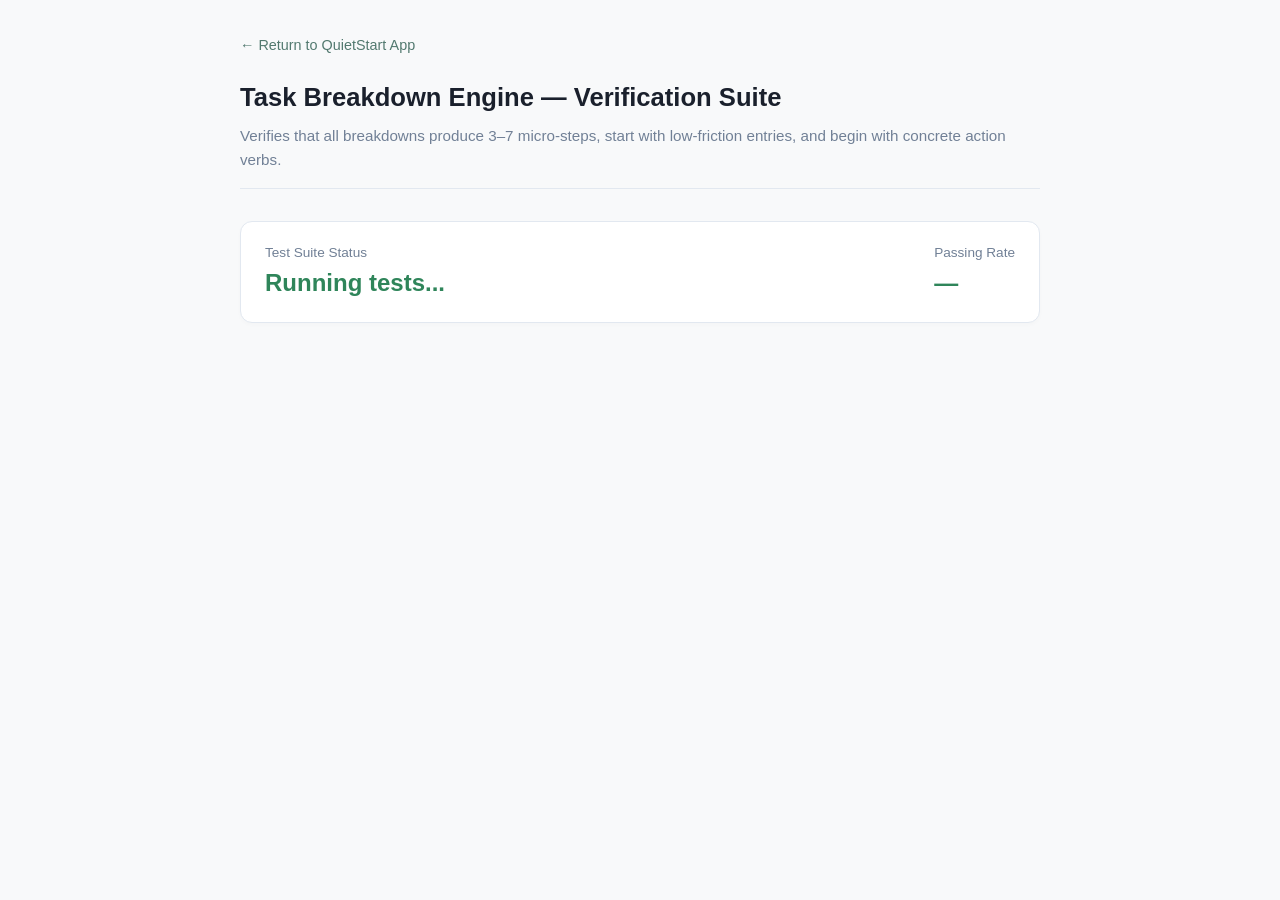
<file: tests.html>
<!DOCTYPE html>
<html lang="en">
<head>
  <meta charset="UTF-8">
  <meta name="viewport" content="width=device-width, initial-scale=1.0">
  <title>QuietStart — Task Breakdown Test Suite</title>
  <style>
    :root {
      --bg: #f8f9fa;
      --card-bg: #ffffff;
      --text: #2d3748;
      --muted: #718096;
      --border: #e2e8f0;
      --pass: #2f855a;
      --pass-bg: #f0fff4;
      --fail: #c53030;
      --fail-bg: #fff5f5;
      --accent: #52796f;
    }
    * { box-sizing: border-box; margin: 0; padding: 0; }
    body {
      font-family: -apple-system, BlinkMacSystemFont, "Segoe UI", Roboto, sans-serif;
      background: var(--bg);
      color: var(--text);
      line-height: 1.6;
      padding: 2rem 1rem;
    }
    .container {
      max-width: 800px;
      margin: 0 auto;
    }
    header {
      margin-bottom: 2rem;
      border-bottom: 1px solid var(--border);
      padding-bottom: 1rem;
    }
    h1 {
      font-size: 1.6rem;
      color: #1a202c;
      margin-bottom: 0.35rem;
    }
    p.subtitle {
      color: var(--muted);
      font-size: 0.95rem;
    }
    .summary-card {
      background: var(--card-bg);
      border: 1px solid var(--border);
      border-radius: 12px;
      padding: 1.25rem 1.5rem;
      margin-bottom: 2rem;
      display: flex;
      justify-content: space-between;
      align-items: center;
      box-shadow: 0 2px 4px rgba(0,0,0,0.02);
    }
    .summary-stat {
      font-size: 1.5rem;
      font-weight: 700;
      color: var(--pass);
    }
    .summary-label {
      font-size: 0.85rem;
      color: var(--muted);
    }
    .test-list {
      display: flex;
      flex-direction: column;
      gap: 1.25rem;
    }
    .test-card {
      background: var(--card-bg);
      border: 1px solid var(--border);
      border-radius: 10px;
      padding: 1.25rem;
      box-shadow: 0 1px 3px rgba(0,0,0,0.02);
    }
    .test-card.passed {
      border-left: 5px solid var(--pass);
    }
    .test-card.failed {
      border-left: 5px solid var(--fail);
    }
    .test-header {
      display: flex;
      justify-content: space-between;
      align-items: center;
      margin-bottom: 0.75rem;
    }
    .test-title {
      font-weight: 600;
      font-size: 1.05rem;
    }
    .badge {
      font-size: 0.75rem;
      font-weight: 700;
      padding: 0.25rem 0.6rem;
      border-radius: 999px;
      text-transform: uppercase;
      letter-spacing: 0.05em;
    }
    .badge-pass {
      background: var(--pass-bg);
      color: var(--pass);
      border: 1px solid #c6f6d5;
    }
    .badge-fail {
      background: var(--fail-bg);
      color: var(--fail);
      border: 1px solid #fed7d7;
    }
    .step-list {
      margin-top: 0.75rem;
      padding-left: 1.5rem;
      font-size: 0.9rem;
      color: #4a5568;
    }
    .step-list li {
      margin-bottom: 0.35rem;
    }
    .verb-highlight {
      font-weight: 600;
      color: var(--accent);
      background: #edf2f7;
      padding: 0.1rem 0.35rem;
      border-radius: 4px;
    }
    .meta-tag {
      display: inline-block;
      font-size: 0.78rem;
      color: var(--muted);
      margin-top: 0.5rem;
    }
    .nav-link {
      display: inline-block;
      margin-bottom: 1.25rem;
      color: var(--accent);
      text-decoration: none;
      font-size: 0.9rem;
      font-weight: 500;
    }
    .nav-link:hover {
      text-decoration: underline;
    }
  </style>
</head>
<body>

  <div class="container">
    <a href="index.html" class="nav-link">← Return to QuietStart App</a>
    
    <header>
      <h1>Task Breakdown Engine — Verification Suite</h1>
      <p class="subtitle">Verifies that all breakdowns produce 3–7 micro-steps, start with low-friction entries, and begin with concrete action verbs.</p>
    </header>

    <div class="summary-card" id="summary-card">
      <div>
        <div class="summary-label">Test Suite Status</div>
        <div class="summary-stat" id="summary-status">Running tests...</div>
      </div>
      <div>
        <div class="summary-label">Passing Rate</div>
        <div class="summary-stat" id="summary-rate">—</div>
      </div>
    </div>

    <div class="test-list" id="test-results-container">
      <!-- Injected by test runner below -->
    </div>
  </div>

  <script src="breakdown.js"></script>
  <script src="tests.js"></script>
  <script>
    document.addEventListener('DOMContentLoaded', () => {
      const summary = runTests();
      const container = document.getElementById('test-results-container');
      const statusEl = document.getElementById('summary-status');
      const rateEl = document.getElementById('summary-rate');

      statusEl.textContent = `${summary.passed} of ${summary.total} Passed`;
      rateEl.textContent = `${Math.round((summary.passed / summary.total) * 100)}%`;

      let resultsHTML = summary.results.map(r => {
        return `
          <div class="test-card ${r.isPassed ? 'passed' : 'failed'}">
            <div class="test-header">
              <span class="test-title">#${r.testNum}: "${escapeHTML(r.taskTitle)}"</span>
              <span class="badge ${r.isPassed ? 'badge-pass' : 'badge-fail'}">
                ${r.isPassed ? 'PASS' : 'FAIL'}
              </span>
            </div>

            <ol class="step-list">
              ${r.steps.map(step => {
                const words = step.split(' ');
                const first = words[0];
                const rest = words.slice(1).join(' ');
                return `<li><span class="verb-highlight">${escapeHTML(first)}</span> ${escapeHTML(rest)}</li>`;
              }).join('')}
            </ol>

            <div class="meta-tag">
              ✓ ${r.stepCount} steps (target: 3–7) &nbsp;•&nbsp; 
              ${r.isEasyStart ? '✓ Low-friction first step' : '⚠ Non-standard start'}
            </div>
          </div>
        `;
      }).join('');

      // Render Feature Check: "Make It Even Smaller"
      if (typeof splitMicroStep === 'function') {
        const sample = "Open your code editor and load the specific file you need to edit.";
        const subParts = splitMicroStep(sample);
        resultsHTML += `
          <div class="test-card passed" style="border-left-color: #52796f;">
            <div class="test-header">
              <span class="test-title">✨ Feature Verification: 'Make It Even Smaller' (Unstick De-escalation)</span>
              <span class="badge badge-pass">FEATURE PASS</span>
            </div>
            <p style="font-size: 0.88rem; color: var(--muted); margin-bottom: 0.4rem;">
              Original step: <em>"${escapeHTML(sample)}"</em>
            </p>
            <ol class="step-list">
              ${subParts.map(s => {
                const w = s.split(' ');
                return `<li><span class="verb-highlight">${escapeHTML(w[0])}</span> ${escapeHTML(w.slice(1).join(' '))}</li>`;
              }).join('')}
            </ol>
            <div class="meta-tag">
              ✓ Successfully split into 2 ultra-tiny micro-actions starting with action verbs
            </div>
          </div>
        `;
      }

      container.innerHTML = resultsHTML;

      function escapeHTML(str) {
        if (!str) return '';
        return str.replace(/[&<>'"]/g, tag => ({
          '&': '&amp;',
          '<': '&lt;',
          '>': '&gt;',
          "'": '&#39;',
          '"': '&quot;'
        }[tag] || tag));
      }
    });
  </script>
</body>
</html>
</file>
<file: styles.css>
/* ==========================================================================
   QuietStart - Serene Task & Micro-Step Companion
   Design Philosophy: Low sensory load, gentle typography, zero-guilt aesthetics.
   ========================================================================== */

:root {
  /* Soothing Palette */
  --bg-primary: #f6f7f4;
  --bg-surface: #ffffff;
  --bg-subtle: #edf0eb;
  --bg-hover: #e3e7e0;
  
  --text-main: #27302d;
  --text-muted: #626e68;
  --text-soft: #8f9b94;
  
  --accent-sage: #52796f;
  --accent-sage-dark: #3e5c54;
  --accent-sage-light: #d8e2dc;
  --accent-warm: #d4a373;
  --accent-sky: #84a98c;
  
  --border-light: #e4e7e2;
  --border-focus: #52796f;

  --shadow-sm: 0 2px 6px rgba(0, 0, 0, 0.03);
  --shadow-md: 0 6px 18px rgba(39, 48, 45, 0.05);
  --shadow-lg: 0 12px 32px rgba(39, 48, 45, 0.08);

  --radius-sm: 8px;
  --radius-md: 14px;
  --radius-lg: 20px;
  --radius-pill: 9999px;

  --font-family: -apple-system, BlinkMacSystemFont, "Segoe UI", Roboto, "Helvetica Neue", Arial, sans-serif;
  --transition-gentle: all 0.22s ease-in-out;
}

/* Dark Theme Palette (Low sensory load, gentle night aesthetics) */
body.dark-theme {
  --bg-primary: #141817;
  --bg-surface: #1e2422;
  --bg-subtle: #27302d;
  --bg-hover: #323d3a;
  
  --text-main: #e6eae7;
  --text-muted: #9ba8a1;
  --text-soft: #6e7c76;
  
  --accent-sage: #6b9c8e;
  --accent-sage-dark: #82b2a5;
  --accent-sage-light: #253630;
  --accent-warm: #dfb285;
  --accent-sky: #95baa0;
  
  --border-light: #293430;
  --border-focus: #6b9c8e;

  --shadow-sm: 0 2px 6px rgba(0, 0, 0, 0.25);
  --shadow-md: 0 6px 18px rgba(0, 0, 0, 0.35);
  --shadow-lg: 0 12px 32px rgba(0, 0, 0, 0.45);
}

/* Base & Reset */
* {
  box-sizing: border-box;
  margin: 0;
  padding: 0;
  -webkit-tap-highlight-color: transparent;
}

body {
  font-family: var(--font-family);
  background-color: var(--bg-primary);
  color: var(--text-main);
  line-height: 1.6;
  min-height: 100vh;
  display: flex;
  flex-direction: column;
  padding: 1.25rem 1rem 3rem 1rem;
}

/* App Container */
.app-shell {
  max-width: 640px;
  margin: 0 auto;
  width: 100%;
}

/* Header */
.app-header {
  display: flex;
  justify-content: space-between;
  align-items: center;
  margin-bottom: 2rem;
  padding-top: 0.5rem;
}

.brand-wrapper {
  display: flex;
  flex-direction: column;
}

.brand-title {
  font-size: 1.5rem;
  font-weight: 600;
  color: var(--text-main);
  letter-spacing: -0.02em;
}

.brand-tagline {
  font-size: 0.88rem;
  color: var(--text-muted);
}

.header-actions {
  display: flex;
  align-items: center;
  gap: 0.5rem;
}

.icon-btn {
  background: var(--bg-surface);
  border: 1px solid var(--border-light);
  color: var(--text-muted);
  width: 42px;
  height: 42px;
  border-radius: var(--radius-pill);
  display: flex;
  align-items: center;
  justify-content: center;
  cursor: pointer;
  transition: var(--transition-gentle);
  box-shadow: var(--shadow-sm);
}

.icon-btn:hover {
  background: var(--bg-subtle);
  color: var(--text-main);
}

/* Quick Add Input Bar */
.quick-add-section {
  margin-bottom: 2rem;
}

.quick-add-form {
  position: relative;
  display: flex;
  align-items: center;
}

.quick-add-input {
  width: 100%;
  padding: 1.05rem 5.6rem 1.05rem 1.25rem;
  font-size: 1rem;
  font-family: inherit;
  color: var(--text-main);
  background: var(--bg-surface);
  border: 1px solid var(--border-light);
  border-radius: var(--radius-lg);
  outline: none;
  box-shadow: var(--shadow-sm);
  transition: var(--transition-gentle);
}

.quick-add-input::placeholder {
  color: var(--text-soft);
}

.quick-add-input:focus {
  border-color: var(--border-focus);
  box-shadow: 0 0 0 3px rgba(82, 121, 111, 0.15);
}

.quick-add-controls {
  position: absolute;
  right: 0.5rem;
  display: flex;
  align-items: center;
  gap: 0.35rem;
}

.quick-add-voice-btn {
  background: var(--bg-subtle);
  color: var(--text-muted);
  border: 1px solid var(--border-light);
  width: 36px;
  height: 36px;
  border-radius: var(--radius-pill);
  cursor: pointer;
  display: flex;
  align-items: center;
  justify-content: center;
  transition: var(--transition-gentle);
}

.quick-add-voice-btn:hover {
  background: var(--bg-hover);
  color: var(--text-main);
}

.quick-add-voice-btn.listening {
  background: #fdf2f2;
  color: #c53030;
  border-color: #f5c6cb;
  animation: pulseMic 1.2s infinite ease-in-out;
}

@keyframes pulseMic {
  0% { transform: scale(1); box-shadow: 0 0 0 0 rgba(197, 48, 48, 0.4); }
  50% { transform: scale(1.08); box-shadow: 0 0 0 6px rgba(197, 48, 48, 0); }
  100% { transform: scale(1); box-shadow: 0 0 0 0 rgba(197, 48, 48, 0); }
}

.quick-add-submit-btn {
  background: var(--accent-sage);
  color: #ffffff;
  border: none;
  width: 36px;
  height: 36px;
  border-radius: var(--radius-pill);
  cursor: pointer;
  display: flex;
  align-items: center;
  justify-content: center;
  transition: var(--transition-gentle);
}

.quick-add-submit-btn:hover {
  background: var(--accent-sage-dark);
}

.quick-add-hint {
  font-size: 0.8rem;
  color: var(--text-soft);
  margin-top: 0.45rem;
  margin-left: 0.5rem;
}

/* Section Headings */
.section-header {
  display: flex;
  justify-content: space-between;
  align-items: center;
  margin-bottom: 1rem;
}

.section-title {
  font-size: 0.95rem;
  font-weight: 600;
  text-transform: uppercase;
  letter-spacing: 0.05em;
  color: var(--text-muted);
}

.section-counter {
  font-size: 0.82rem;
  color: var(--text-soft);
  background: var(--bg-subtle);
  padding: 0.15rem 0.6rem;
  border-radius: var(--radius-pill);
}

/* Task List */
.task-list {
  display: flex;
  flex-direction: column;
  gap: 1rem;
  list-style: none;
}

.task-card {
  background: var(--bg-surface);
  border: 1px solid var(--border-light);
  border-radius: var(--radius-md);
  padding: 1.15rem 1.25rem;
  box-shadow: var(--shadow-sm);
  transition: var(--transition-gentle);
}

.task-card:hover {
  border-color: #d1d8cf;
  box-shadow: var(--shadow-md);
}

.task-card-main {
  display: flex;
  align-items: flex-start;
  gap: 0.85rem;
}

.task-checkbox-custom {
  width: 22px;
  height: 22px;
  border-radius: 6px;
  border: 1.8px solid var(--text-soft);
  background: transparent;
  cursor: pointer;
  display: flex;
  align-items: center;
  justify-content: center;
  flex-shrink: 0;
  margin-top: 2px;
  transition: var(--transition-gentle);
}

.task-checkbox-custom:hover {
  border-color: var(--accent-sage);
}

.task-card.completed .task-checkbox-custom {
  background: var(--accent-sage);
  border-color: var(--accent-sage);
  color: #ffffff;
}

.task-content {
  flex: 1;
  min-width: 0;
}

.task-title {
  font-size: 1.05rem;
  font-weight: 500;
  color: var(--text-main);
  word-break: break-word;
  transition: var(--transition-gentle);
}

.task-card.completed .task-title {
  text-decoration: line-through;
  color: var(--text-soft);
}

.task-meta {
  font-size: 0.78rem;
  color: var(--text-soft);
  margin-top: 0.2rem;
  display: flex;
  align-items: center;
  gap: 0.75rem;
}

.task-actions {
  display: flex;
  align-items: center;
  gap: 0.45rem;
  flex-wrap: wrap;
  margin-top: 0.9rem;
  padding-top: 0.75rem;
  border-top: 1px solid #f3f5f1;
}

.action-pill-btn {
  background: var(--bg-subtle);
  border: 1px solid transparent;
  color: var(--text-muted);
  font-size: 0.82rem;
  font-weight: 500;
  padding: 0.4rem 0.85rem;
  border-radius: var(--radius-pill);
  cursor: pointer;
  display: inline-flex;
  align-items: center;
  gap: 0.4rem;
  transition: var(--transition-gentle);
}

.action-pill-btn:hover {
  background: var(--bg-hover);
  color: var(--text-main);
}

.action-pill-btn.primary {
  background: rgba(82, 121, 111, 0.12);
  color: var(--accent-sage-dark);
}

.action-pill-btn.primary:hover {
  background: rgba(82, 121, 111, 0.2);
}

.delete-btn {
  background: transparent;
  border: none;
  color: var(--text-soft);
  padding: 0.4rem 0.55rem;
  border-radius: var(--radius-pill);
  cursor: pointer;
  margin-left: auto;
  font-size: 0.8rem;
  transition: var(--transition-gentle);
}

.delete-btn:hover {
  color: #b05050;
  background: #fdf2f2;
}

/* Micro-steps Accordion / Subtasks */
.steps-container {
  margin-top: 0.95rem;
  background: var(--bg-primary);
  border-radius: var(--radius-sm);
  padding: 0.85rem 1rem;
  border: 1px dashed var(--border-light);
}

.steps-header {
  display: flex;
  justify-content: space-between;
  align-items: center;
  font-size: 0.82rem;
  font-weight: 600;
  color: var(--text-muted);
  margin-bottom: 0.65rem;
}

.steps-list {
  list-style: none;
  display: flex;
  flex-direction: column;
  gap: 0.55rem;
}

.step-item {
  display: flex;
  align-items: flex-start;
  gap: 0.65rem;
  font-size: 0.9rem;
  color: var(--text-main);
}

.step-item.completed span {
  text-decoration: line-through;
  color: var(--text-soft);
}

.step-checkbox {
  width: 17px;
  height: 17px;
  margin-top: 3px;
  border-radius: 4px;
  cursor: pointer;
  accent-color: var(--accent-sage);
}

/* Empty State */
.empty-state {
  text-align: center;
  padding: 3.5rem 1.5rem;
  background: var(--bg-surface);
  border: 1px dashed var(--border-light);
  border-radius: var(--radius-md);
  color: var(--text-muted);
}

.empty-state-icon {
  font-size: 2.2rem;
  margin-bottom: 0.75rem;
  opacity: 0.75;
}

.empty-state-title {
  font-size: 1.1rem;
  font-weight: 500;
  color: var(--text-main);
  margin-bottom: 0.35rem;
}

.empty-state-text {
  font-size: 0.88rem;
  max-width: 380px;
  margin: 0 auto;
  color: var(--text-muted);
}

/* ==========================================================================
   "Just Start" Zen Mode Overlay
   ========================================================================== */
.just-start-overlay {
  position: fixed;
  inset: 0;
  background: rgba(246, 247, 244, 0.98);
  backdrop-filter: blur(8px);
  z-index: 1000;
  display: flex;
  align-items: center;
  justify-content: center;
  padding: 1.5rem;
  opacity: 0;
  pointer-events: none;
  transition: opacity 0.28s ease;
}

.just-start-overlay.active {
  opacity: 1;
  pointer-events: auto;
}

.just-start-box {
  background: var(--bg-surface);
  border: 1px solid var(--border-light);
  border-radius: var(--radius-lg);
  box-shadow: var(--shadow-lg);
  max-width: 520px;
  width: 100%;
  padding: 2.5rem 2rem;
  text-align: center;
  position: relative;
  display: flex;
  flex-direction: column;
  align-items: center;
}

.zen-close-btn {
  position: absolute;
  top: 1.25rem;
  right: 1.25rem;
  background: transparent;
  border: none;
  font-size: 1.3rem;
  color: var(--text-soft);
  cursor: pointer;
  padding: 0.25rem;
}

.zen-badge {
  background: var(--bg-subtle);
  color: var(--accent-sage-dark);
  font-size: 0.8rem;
  font-weight: 600;
  padding: 0.35rem 0.85rem;
  border-radius: var(--radius-pill);
  margin-bottom: 0.6rem;
  text-transform: uppercase;
  letter-spacing: 0.05em;
}

.zen-shield-indicator {
  font-size: 0.76rem;
  font-weight: 500;
  color: var(--accent-sage-dark);
  background: rgba(82, 121, 111, 0.1);
  padding: 0.25rem 0.75rem;
  border-radius: var(--radius-pill);
  margin-bottom: 1.15rem;
  display: inline-flex;
  align-items: center;
  gap: 0.35rem;
}

.zen-step-counter {
  font-size: 0.88rem;
  color: var(--text-soft);
  margin-bottom: 0.5rem;
}

.zen-step-text {
  font-size: 1.35rem;
  font-weight: 600;
  color: var(--text-main);
  line-height: 1.4;
  margin-bottom: 0.85rem;
  min-height: 3.5rem;
  display: flex;
  align-items: center;
  justify-content: center;
}

/* "Make It Even Smaller" Unstick Button */
.zen-unstick-btn {
  background: transparent;
  border: 1px dashed var(--accent-warm);
  color: var(--accent-warm);
  font-size: 0.82rem;
  font-weight: 500;
  padding: 0.35rem 0.85rem;
  border-radius: var(--radius-pill);
  cursor: pointer;
  margin-bottom: 1.5rem;
  transition: var(--transition-gentle);
  display: inline-flex;
  align-items: center;
  gap: 0.35rem;
}

.zen-unstick-btn:hover {
  background: rgba(212, 163, 115, 0.12);
  transform: translateY(-1px);
}

/* 5-Minute Timer Display */
.zen-timer-wrap {
  display: flex;
  flex-direction: column;
  align-items: center;
  margin-bottom: 1.5rem;
  width: 100%;
}

.zen-timer-clock {
  font-size: 3rem;
  font-weight: 300;
  font-variant-numeric: tabular-nums;
  color: var(--accent-sage-dark);
  letter-spacing: 0.02em;
}

.zen-timer-controls {
  display: flex;
  gap: 0.65rem;
  margin-top: 0.65rem;
}

.timer-sub-btn {
  background: transparent;
  border: 1px solid var(--border-light);
  color: var(--text-muted);
  font-size: 0.8rem;
  padding: 0.35rem 0.75rem;
  border-radius: var(--radius-pill);
  cursor: pointer;
  transition: var(--transition-gentle);
}

.timer-sub-btn:hover {
  background: var(--bg-subtle);
  color: var(--text-main);
}

/* Ambient Focus Sound Controls */
.zen-sound-wrap {
  display: flex;
  align-items: center;
  justify-content: center;
  gap: 0.65rem;
  margin-bottom: 1.5rem;
  width: 100%;
}

.zen-sound-label {
  font-size: 0.82rem;
  color: var(--text-soft);
  font-weight: 500;
}

.zen-sound-chips {
  display: flex;
  gap: 0.35rem;
}

.sound-chip {
  background: var(--bg-subtle);
  border: 1px solid var(--border-light);
  color: var(--text-muted);
  font-size: 0.78rem;
  padding: 0.25rem 0.65rem;
  border-radius: var(--radius-pill);
  cursor: pointer;
  transition: var(--transition-gentle);
}

.sound-chip:hover {
  background: var(--bg-hover);
  color: var(--text-main);
}

.sound-chip.active {
  background: var(--accent-sage);
  color: #ffffff;
  border-color: var(--accent-sage);
  font-weight: 600;
}

.zen-actions {
  display: flex;
  gap: 1rem;
  width: 100%;
}

.btn-done {
  flex: 2;
  background: var(--accent-sage);
  color: #ffffff;
  border: none;
  font-size: 1rem;
  font-weight: 600;
  padding: 0.85rem 1.25rem;
  border-radius: var(--radius-md);
  cursor: pointer;
  transition: var(--transition-gentle);
}

.btn-done:hover {
  background: var(--accent-sage-dark);
}

.btn-skip {
  flex: 1;
  background: var(--bg-subtle);
  color: var(--text-muted);
  border: 1px solid var(--border-light);
  font-size: 0.95rem;
  font-weight: 500;
  padding: 0.85rem 1rem;
  border-radius: var(--radius-md);
  cursor: pointer;
  transition: var(--transition-gentle);
}

.btn-skip:hover {
  background: var(--bg-hover);
  color: var(--text-main);
}

/* Completion state inside Zen overlay */
.zen-complete-view {
  display: none;
  flex-direction: column;
  align-items: center;
  padding: 1rem 0;
}

.zen-complete-icon {
  font-size: 2.8rem;
  margin-bottom: 1rem;
}

.zen-complete-title {
  font-size: 1.4rem;
  font-weight: 600;
  color: var(--text-main);
  margin-bottom: 0.5rem;
}

.zen-complete-sub {
  font-size: 0.95rem;
  color: var(--text-muted);
  margin-bottom: 1.5rem;
}

/* ==========================================================================
   Settings Modal Dialog
   ========================================================================== */
.modal-overlay {
  position: fixed;
  inset: 0;
  background: rgba(0, 0, 0, 0.35);
  backdrop-filter: blur(4px);
  z-index: 1050;
  display: flex;
  align-items: center;
  justify-content: center;
  padding: 1rem;
  opacity: 0;
  pointer-events: none;
  transition: opacity 0.25s ease;
}

.modal-overlay.active {
  opacity: 1;
  pointer-events: auto;
}

.modal-box {
  background: var(--bg-surface);
  border-radius: var(--radius-lg);
  max-width: 520px;
  width: 100%;
  max-height: 90vh;
  overflow-y: auto;
  box-shadow: var(--shadow-lg);
  padding: 1.75rem;
  position: relative;
}

.modal-header {
  display: flex;
  justify-content: space-between;
  align-items: center;
  margin-bottom: 1.25rem;
  border-bottom: 1px solid var(--border-light);
  padding-bottom: 0.75rem;
}

.modal-title {
  font-size: 1.15rem;
  font-weight: 600;
}

.modal-close-btn {
  background: transparent;
  border: none;
  font-size: 1.2rem;
  color: var(--text-soft);
  cursor: pointer;
}

.setting-group {
  margin-bottom: 1.5rem;
}

.setting-label {
  display: block;
  font-size: 0.88rem;
  font-weight: 600;
  margin-bottom: 0.35rem;
  color: var(--text-main);
}

.setting-description {
  font-size: 0.8rem;
  color: var(--text-muted);
  margin-bottom: 0.65rem;
  line-height: 1.4;
}

.setting-input,
.setting-select {
  width: 100%;
  padding: 0.65rem 0.85rem;
  font-size: 0.9rem;
  font-family: inherit;
  border: 1px solid var(--border-light);
  border-radius: var(--radius-sm);
  background: var(--bg-surface);
  color: var(--text-main);
  outline: none;
  margin-bottom: 0.5rem;
}

.setting-input:focus,
.setting-select:focus {
  border-color: var(--border-focus);
}

.privacy-callout {
  background: #f4f7f5;
  border-left: 3px solid var(--accent-sage);
  padding: 0.65rem 0.85rem;
  font-size: 0.78rem;
  color: var(--text-muted);
  border-radius: 0 var(--radius-sm) var(--radius-sm) 0;
  margin-top: 0.4rem;
}

.modal-footer {
  display: flex;
  justify-content: flex-end;
  gap: 0.75rem;
  margin-top: 1.75rem;
  border-top: 1px solid var(--border-light);
  padding-top: 1rem;
}

.btn-secondary {
  background: var(--bg-subtle);
  border: 1px solid var(--border-light);
  color: var(--text-muted);
  padding: 0.6rem 1rem;
  font-size: 0.9rem;
  border-radius: var(--radius-sm);
  cursor: pointer;
}

.btn-primary {
  background: var(--accent-sage);
  border: none;
  color: #ffffff;
  padding: 0.6rem 1.25rem;
  font-size: 0.9rem;
  font-weight: 600;
  border-radius: var(--radius-sm);
  cursor: pointer;
}

/* ==========================================================================
   Gentle Banner / Toast Notification
   ========================================================================== */
.toast-container {
  position: fixed;
  bottom: 1.5rem;
  left: 50%;
  transform: translateX(-50%);
  z-index: 2000;
  display: flex;
  flex-direction: column;
  gap: 0.5rem;
  pointer-events: none;
  width: calc(100% - 2rem);
  max-width: 440px;
}

.toast {
  background: var(--bg-surface);
  border: 1px solid var(--border-light);
  box-shadow: var(--shadow-md);
  padding: 0.85rem 1.15rem;
  border-radius: var(--radius-md);
  font-size: 0.88rem;
  color: var(--text-main);
  display: flex;
  align-items: center;
  justify-content: space-between;
  gap: 0.75rem;
  pointer-events: auto;
  animation: slideUp 0.3s ease;
}

.toast.kind-nudge {
  background: #fdfbf7;
  border-color: #eeddc9;
}

.toast.drift-alert {
  background: #fcf8f2;
  border-color: #e8d0bd;
  border-left: 4px solid var(--accent-warm);
  font-size: 0.9rem;
}

.toast.surprise-check {
  background: #f4f8f6;
  border-color: #c9ded3;
  border-left: 4px solid var(--accent-sage);
}

.toast-close {
  background: transparent;
  border: none;
  color: var(--text-soft);
  cursor: pointer;
  font-size: 1rem;
}

@keyframes slideUp {
  from {
    opacity: 0;
    transform: translateY(10px);
  }
  to {
    opacity: 1;
    transform: translateY(0);
  }
}

/* ==========================================================================
   Gentle Calendar & Repeat Styles
   ========================================================================== */
.calendar-modal-box {
  max-width: 560px;
}

.cal-nav {
  display: flex;
  align-items: center;
  gap: 0.6rem;
  margin-bottom: 1.15rem;
}

.cal-nav-btn {
  width: 34px;
  height: 34px;
  font-size: 1.3rem;
  line-height: 1;
}

.cal-month-title {
  font-size: 1.05rem;
  font-weight: 600;
  color: var(--text-main);
  min-width: 140px;
}

.cal-weekdays {
  display: grid;
  grid-template-columns: repeat(7, 1fr);
  text-align: center;
  font-size: 0.75rem;
  font-weight: 600;
  color: var(--text-soft);
  text-transform: uppercase;
  margin-bottom: 0.4rem;
}

.cal-grid {
  display: grid;
  grid-template-columns: repeat(7, 1fr);
  gap: 4px;
  margin-bottom: 1.5rem;
}

.cal-cell {
  aspect-ratio: 1;
  display: flex;
  flex-direction: column;
  align-items: center;
  justify-content: center;
  border-radius: var(--radius-sm);
  font-size: 0.88rem;
  cursor: pointer;
  background: var(--bg-surface);
  border: 1px solid transparent;
  color: var(--text-main);
  position: relative;
  transition: var(--transition-gentle);
}

.cal-cell:hover {
  background: var(--bg-subtle);
}

.cal-cell.other-month {
  color: #b8c0bb;
}

.cal-cell.today {
  border-color: var(--accent-sage);
  font-weight: 600;
}

.cal-cell.selected {
  background: rgba(82, 121, 111, 0.18);
  color: var(--accent-sage-dark);
  font-weight: 600;
  border-color: var(--accent-sage);
}

.cal-cell.has-activity::after {
  content: '';
  width: 5px;
  height: 5px;
  background: var(--accent-sage);
  border-radius: var(--radius-pill);
  position: absolute;
  bottom: 4px;
}

.cal-selected-day-card {
  background: var(--bg-primary);
  border-radius: var(--radius-md);
  padding: 1.15rem;
  border: 1px solid var(--border-light);
}

.cal-selected-header {
  display: flex;
  justify-content: space-between;
  align-items: center;
  margin-bottom: 0.85rem;
  flex-wrap: wrap;
  gap: 0.5rem;
}

.cal-selected-title {
  font-size: 0.98rem;
  font-weight: 600;
  color: var(--text-main);
}

.cal-selected-meta {
  font-size: 0.8rem;
  color: var(--text-muted);
}

.cal-tasks-list {
  display: flex;
  flex-direction: column;
  gap: 0.5rem;
  list-style: none;
}

.cal-task-item {
  background: var(--bg-surface);
  border: 1px solid var(--border-light);
  border-radius: var(--radius-sm);
  padding: 0.65rem 0.85rem;
  display: flex;
  justify-content: space-between;
  align-items: center;
  gap: 0.6rem;
}

.cal-task-item-title {
  font-size: 0.88rem;
  font-weight: 500;
  color: var(--text-main);
  flex: 1;
}

.cal-task-item-meta {
  font-size: 0.75rem;
  color: var(--text-soft);
}

.cal-empty-day-hint {
  font-size: 0.85rem;
  color: var(--text-soft);
  text-align: center;
  padding: 1.25rem 0.5rem;
  font-style: italic;
}

/* Responsive Tweaks */
@media (max-width: 480px) {
  body {
    padding: 1rem 0.75rem 2rem 0.75rem;
  }
  
  .brand-title {
    font-size: 1.35rem;
  }
  
  .just-start-box {
    padding: 1.75rem 1.25rem;
  }
  
  .zen-step-text {
    font-size: 1.15rem;
    min-height: 3.5rem;
  }
  
  .zen-timer-clock {
    font-size: 2.6rem;
  }
}
</file>
